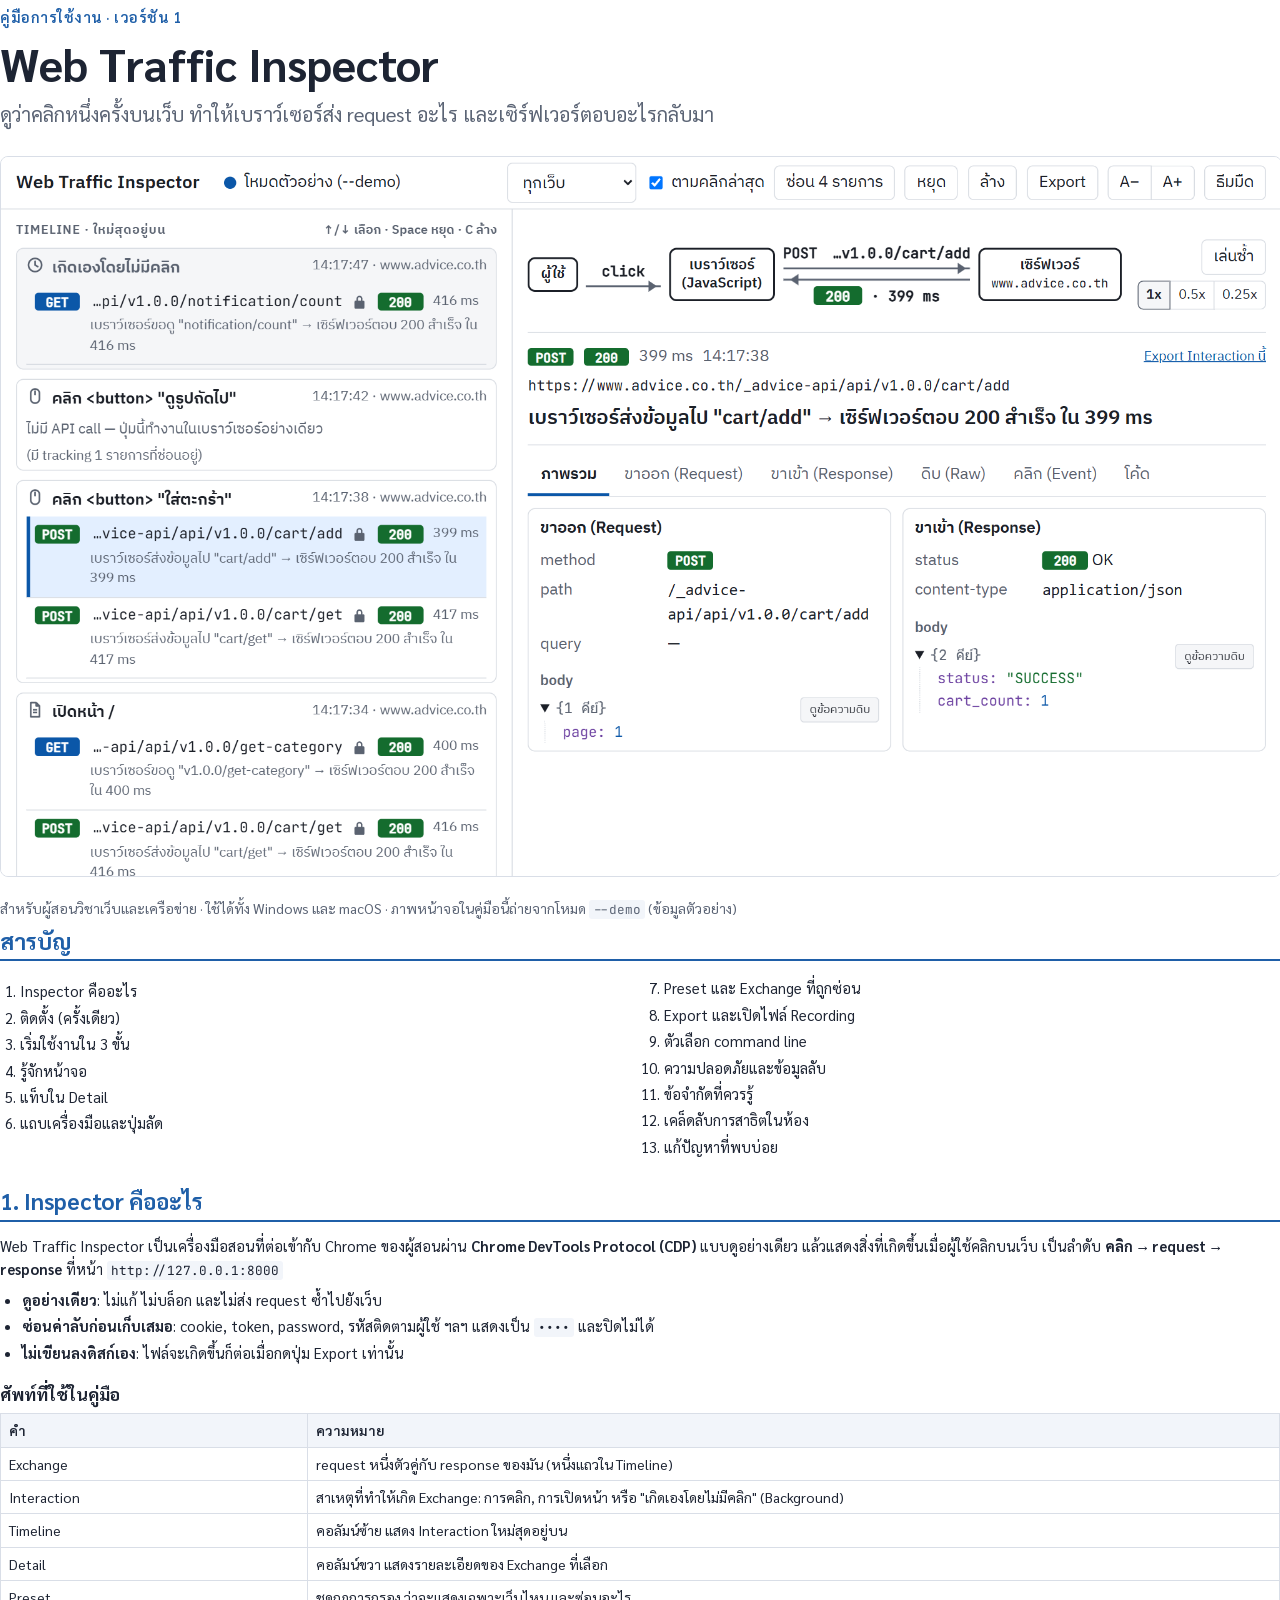
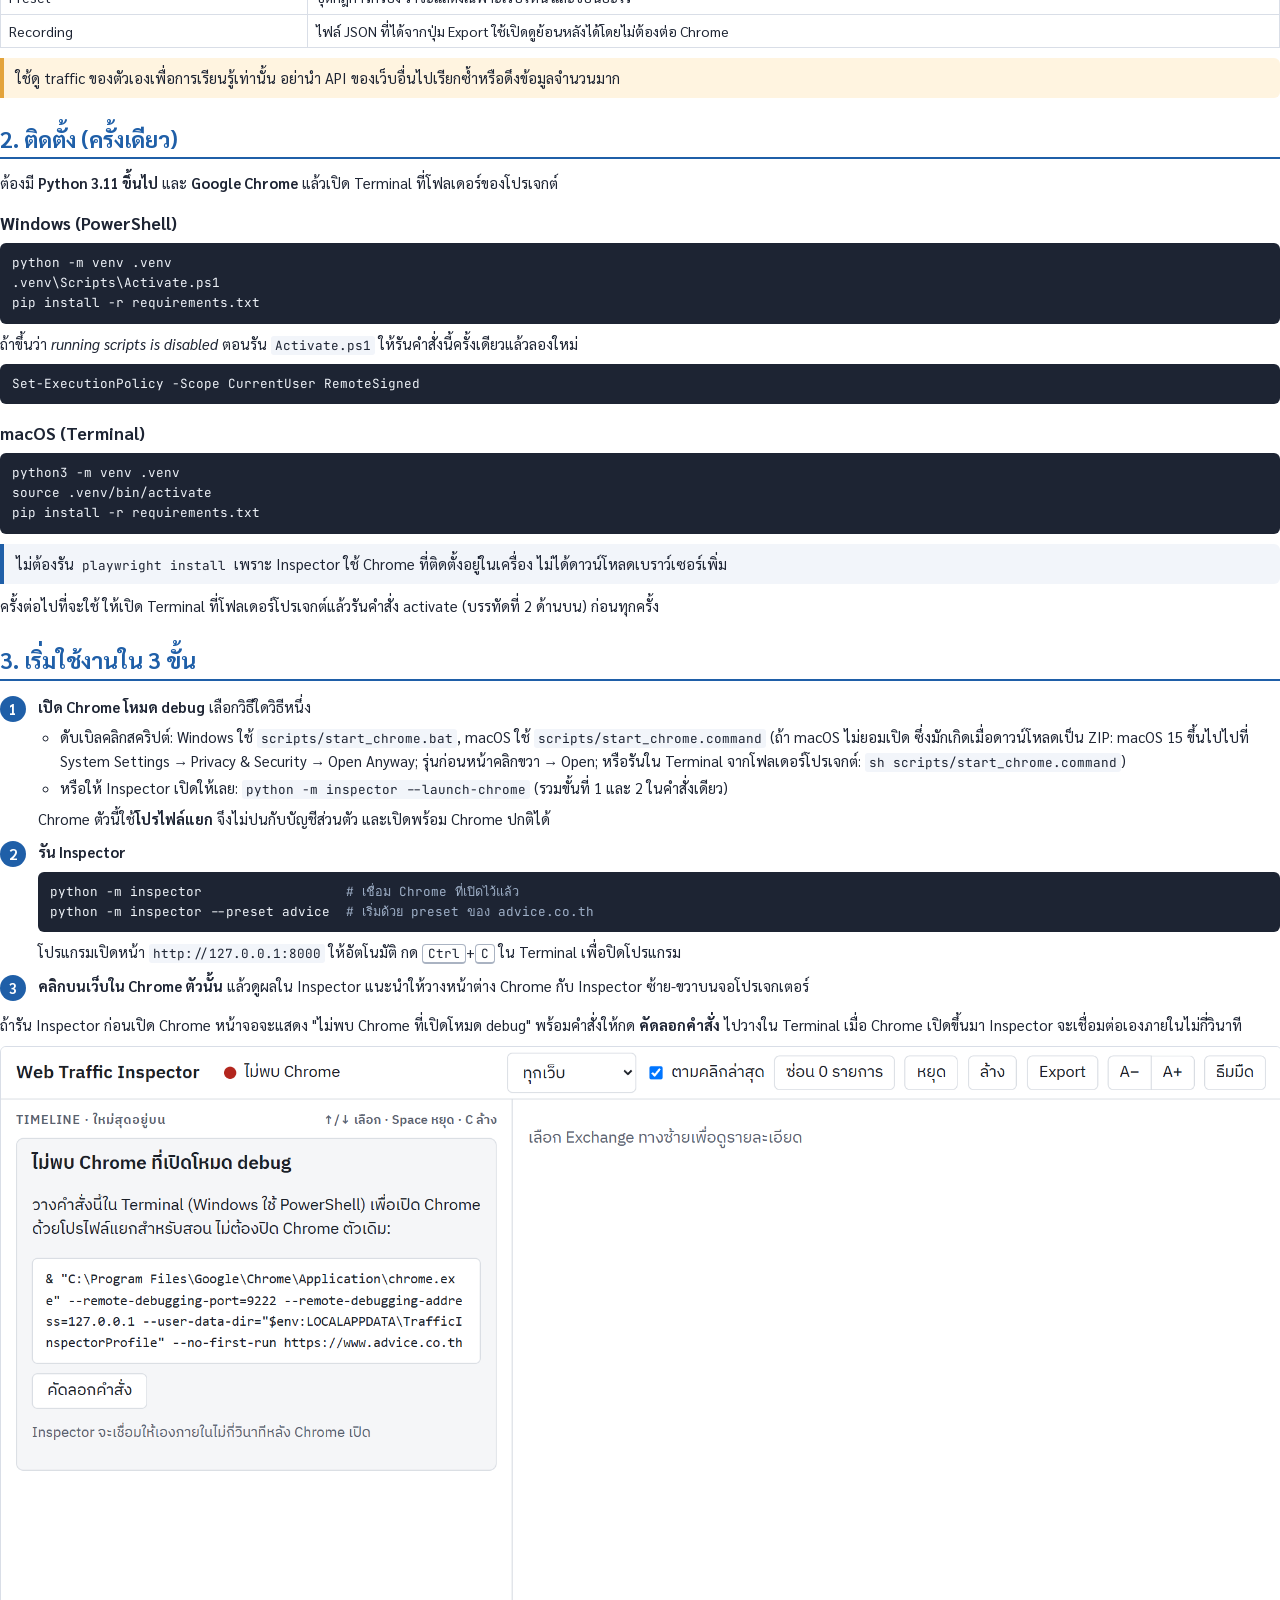
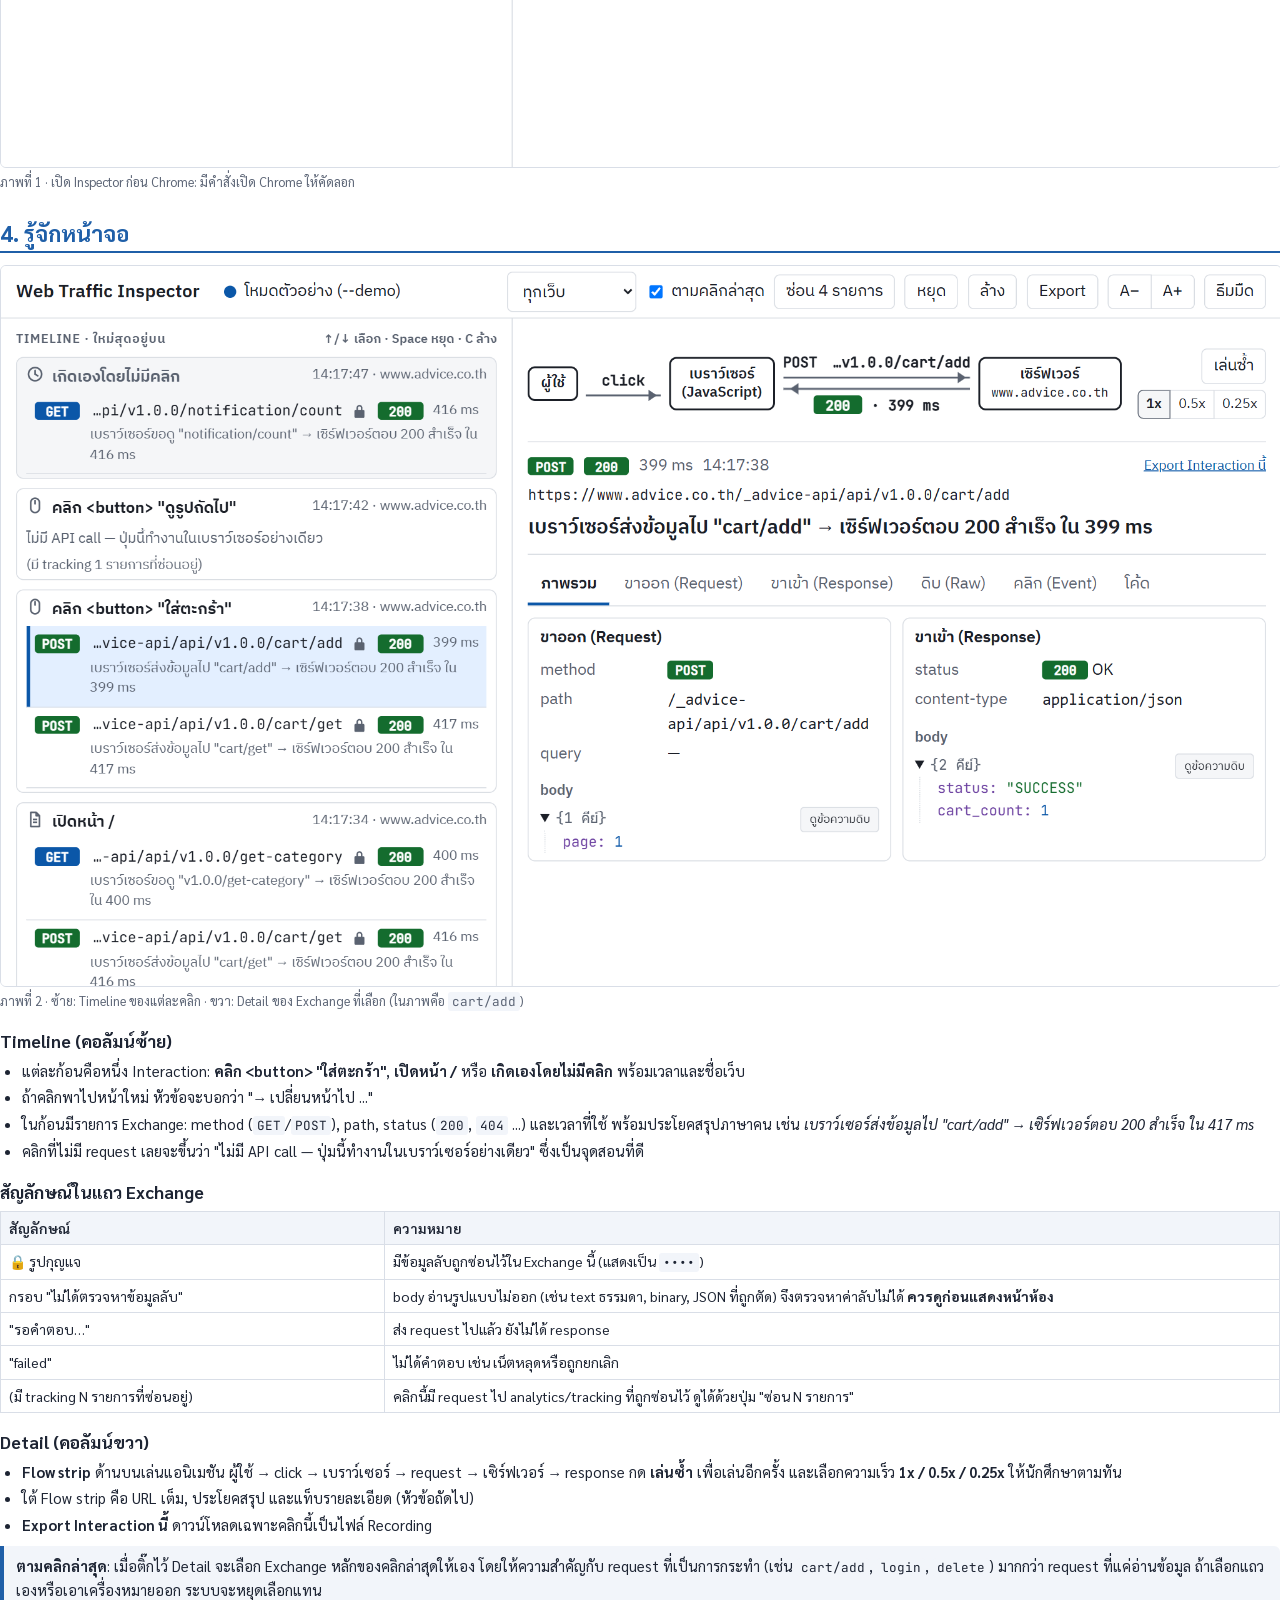
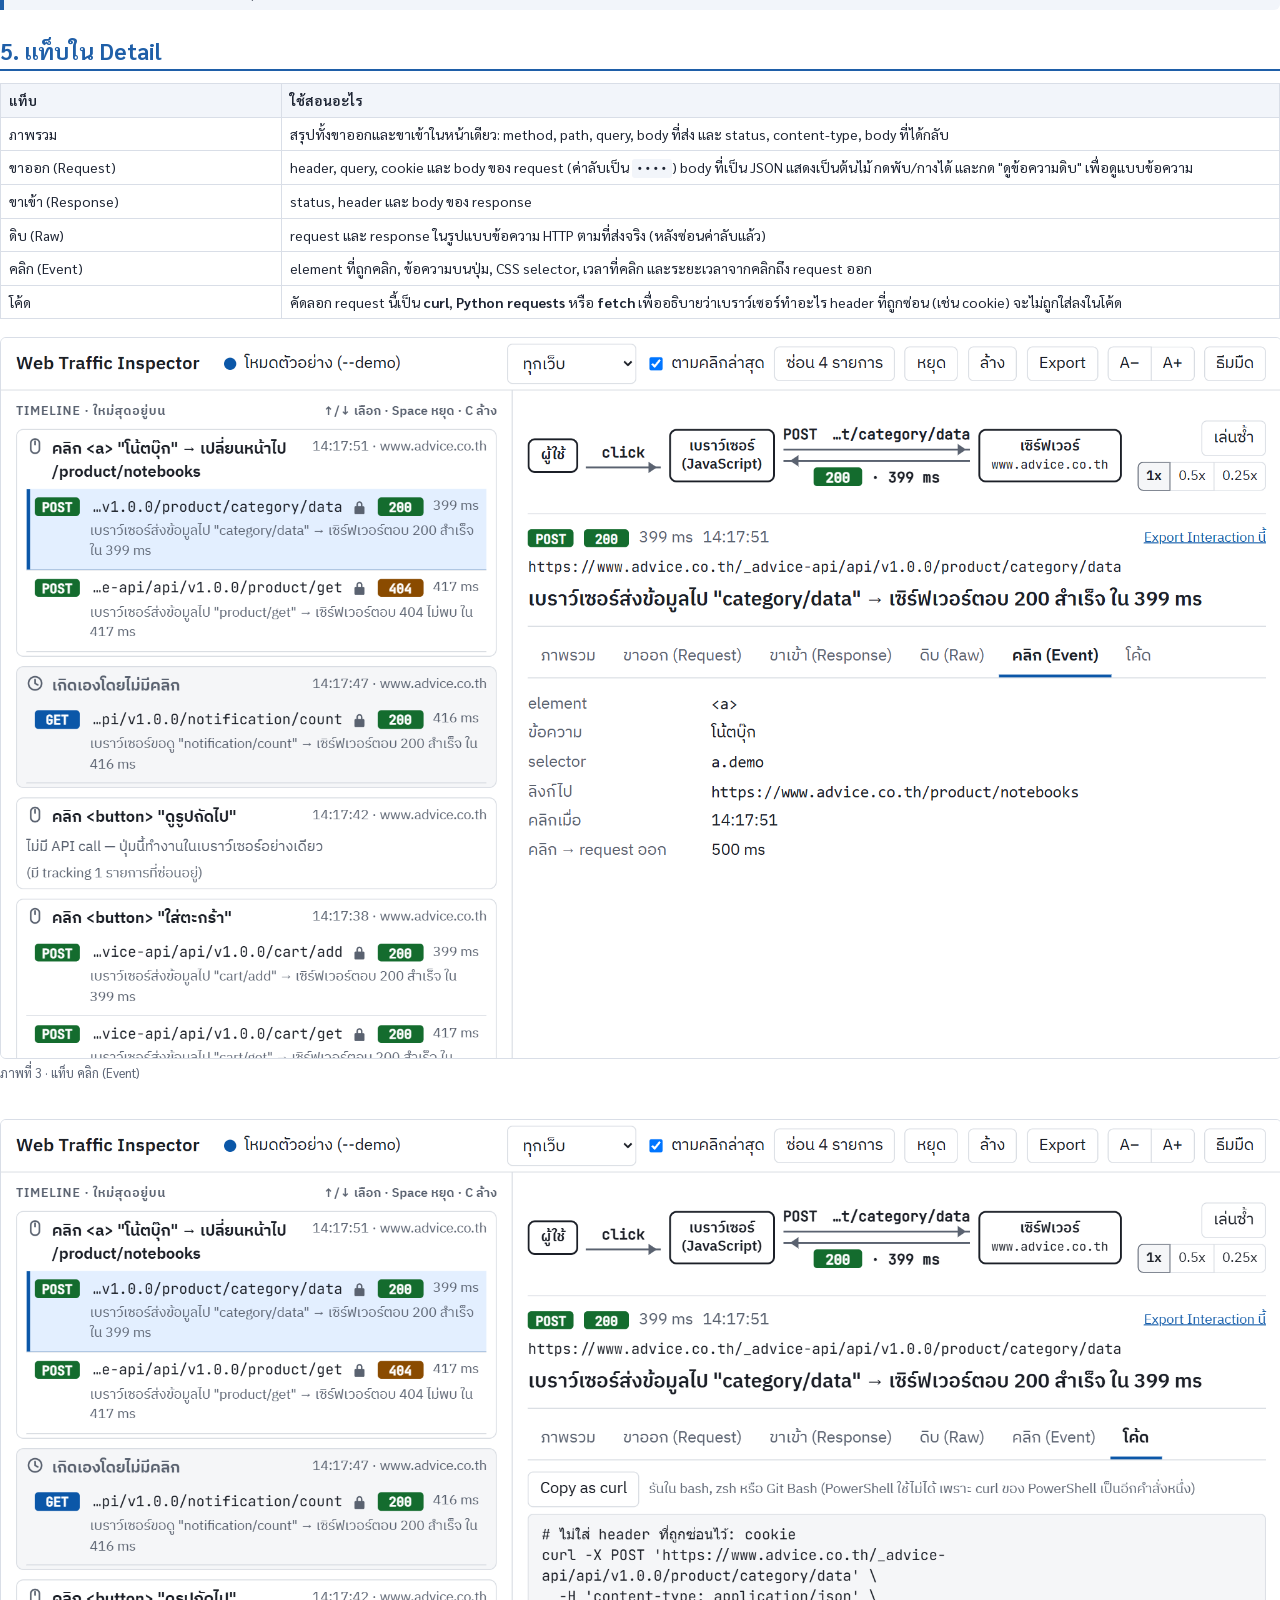
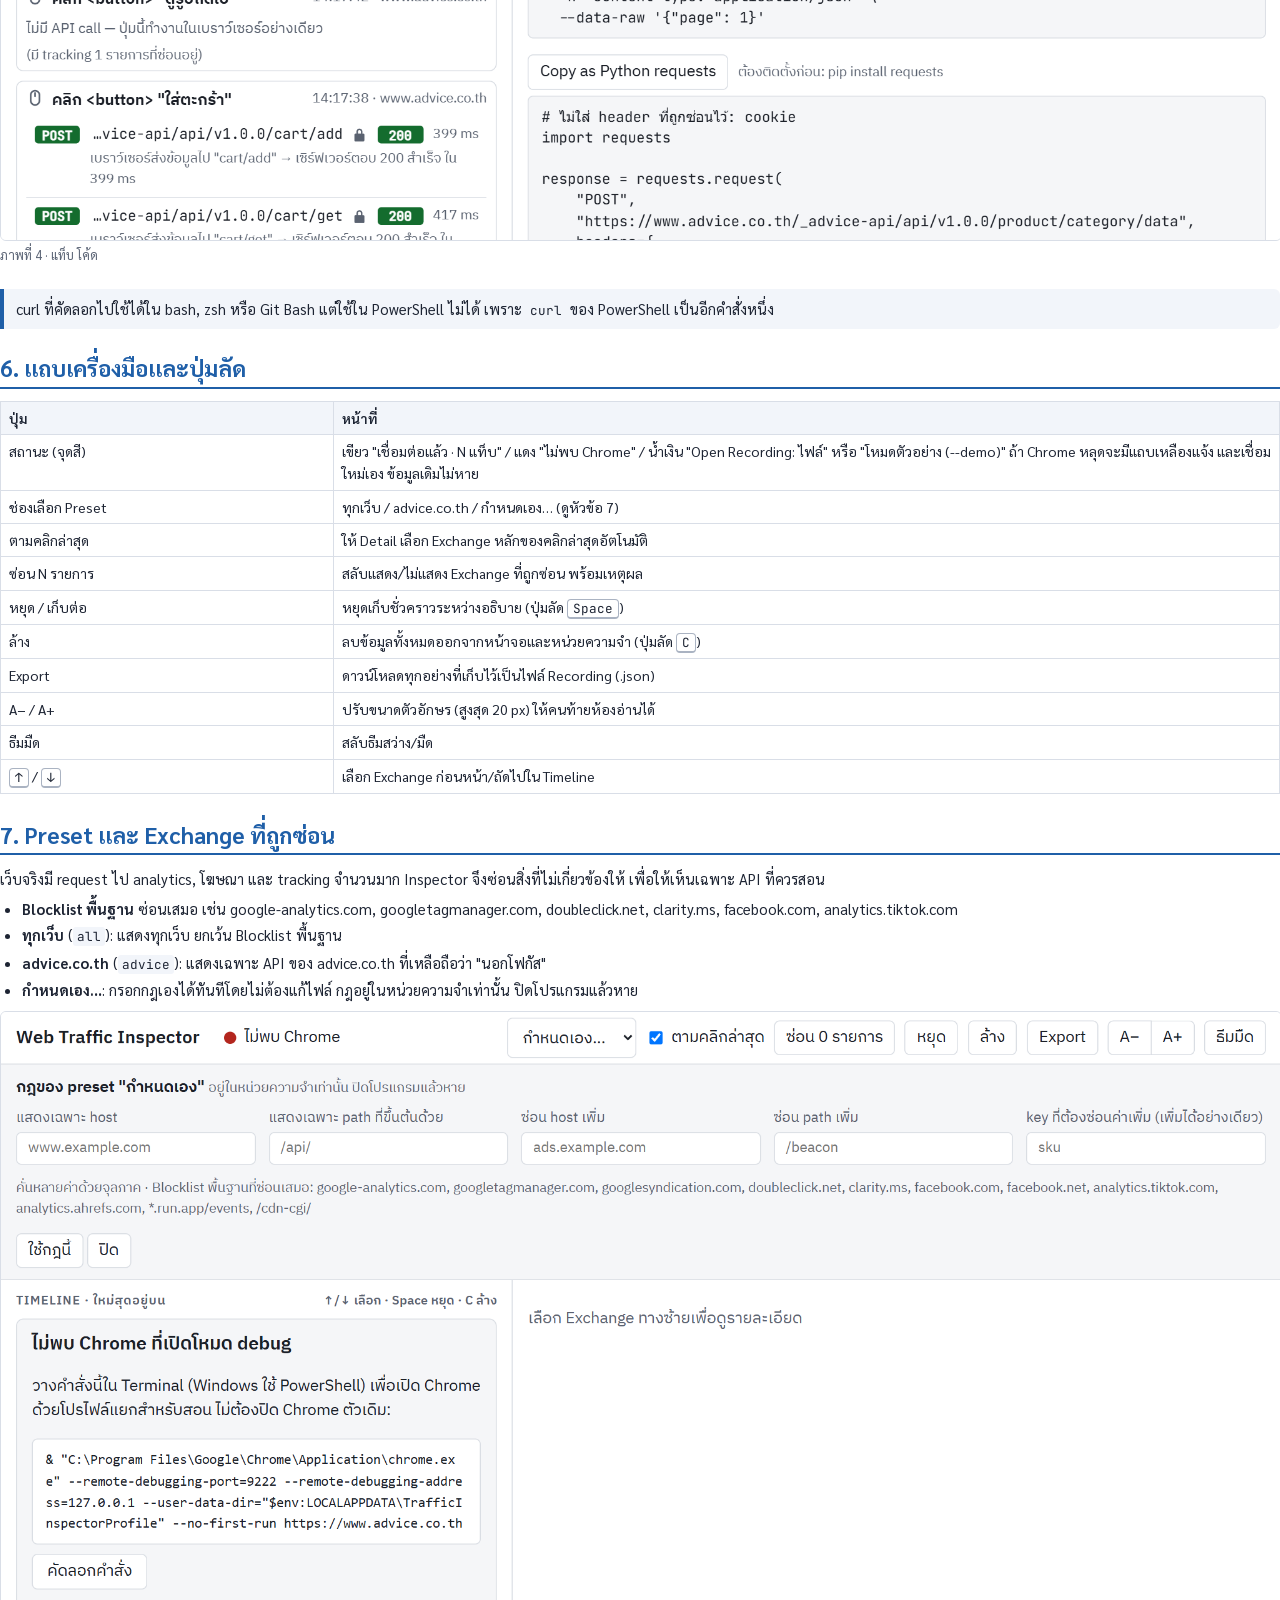
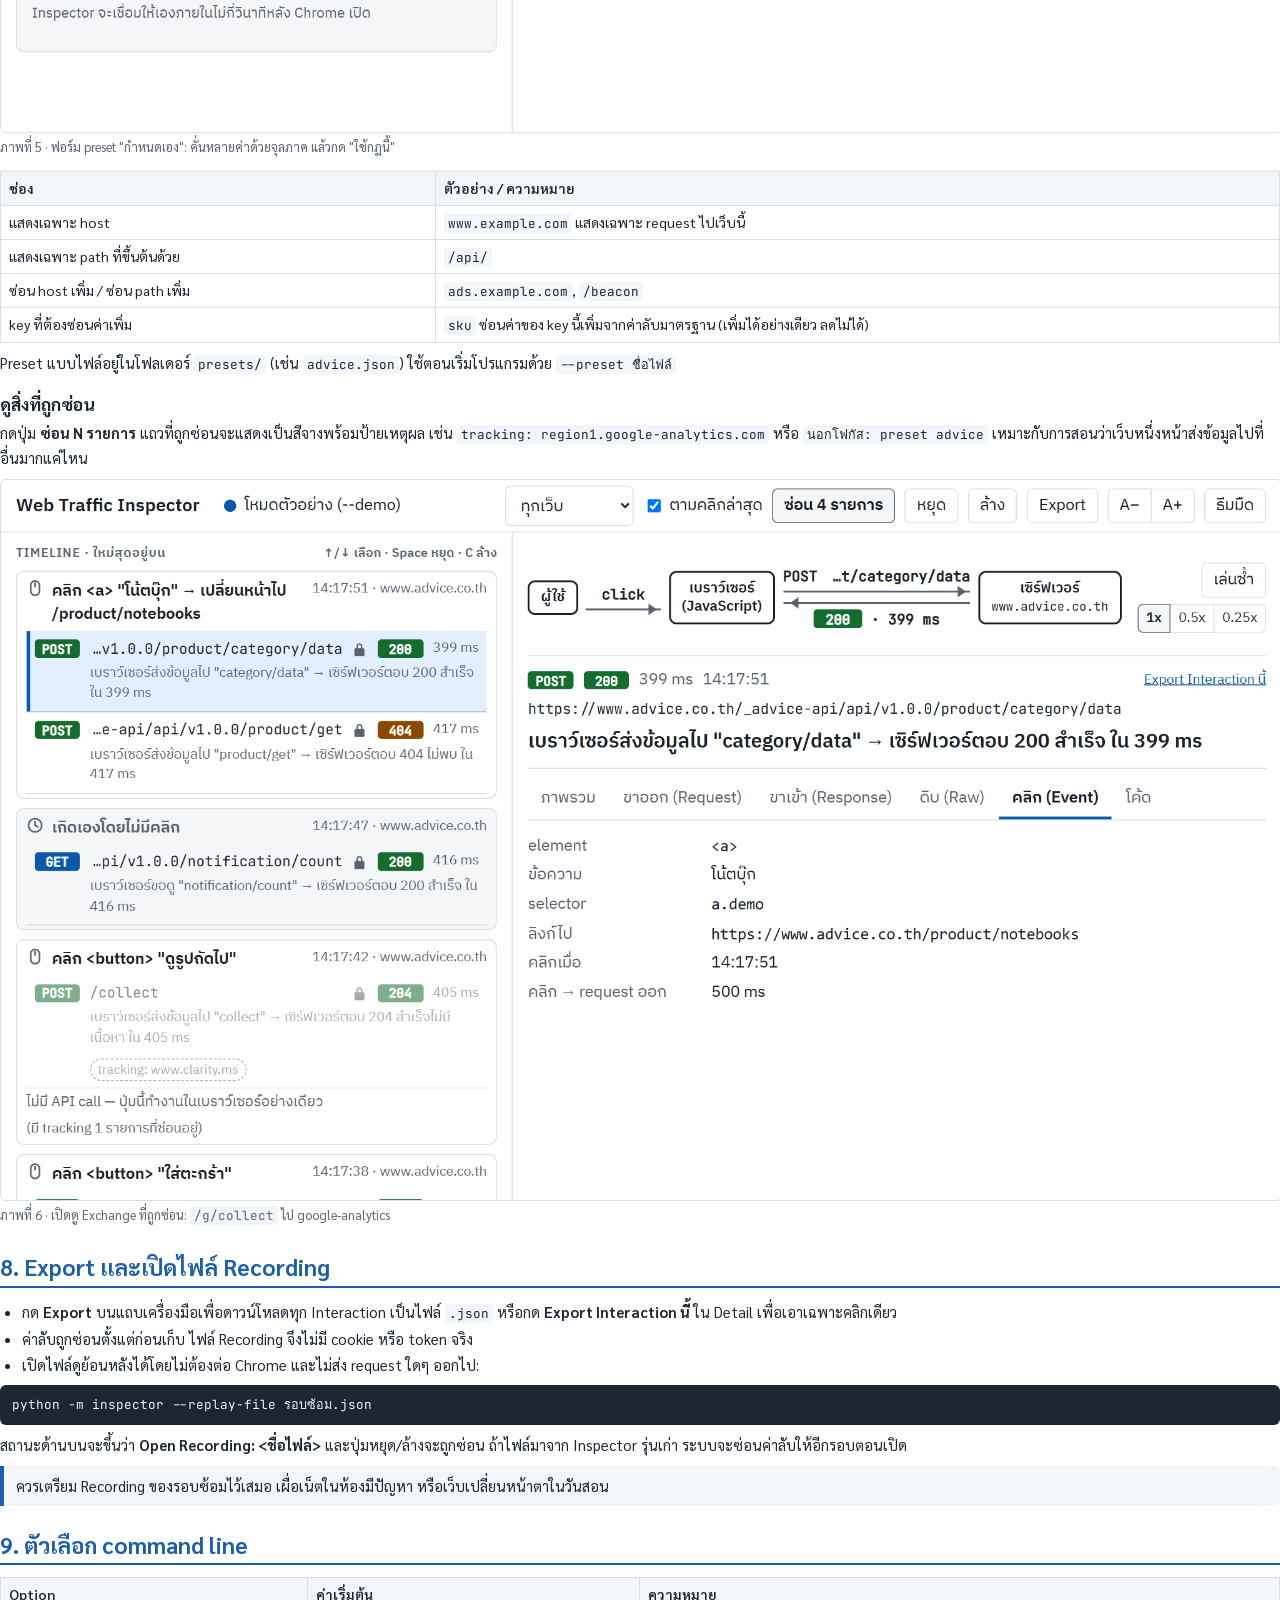
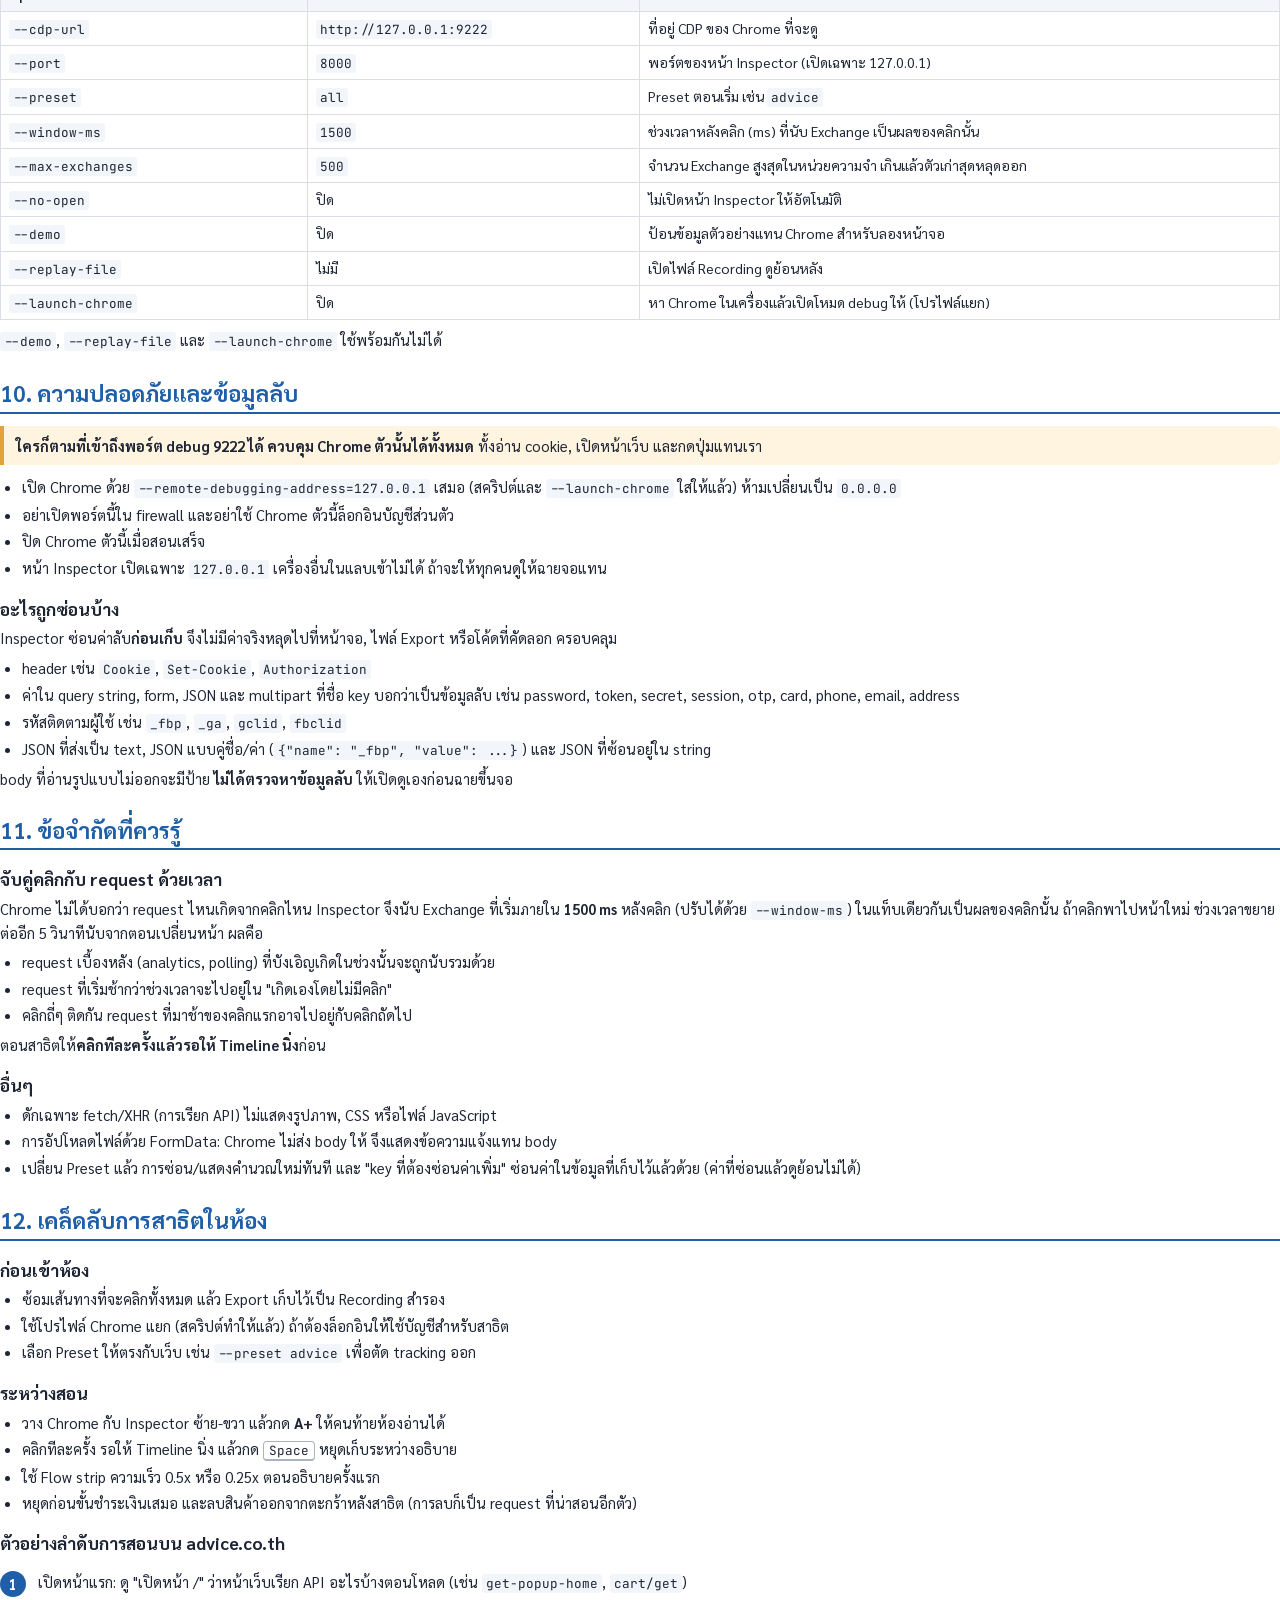
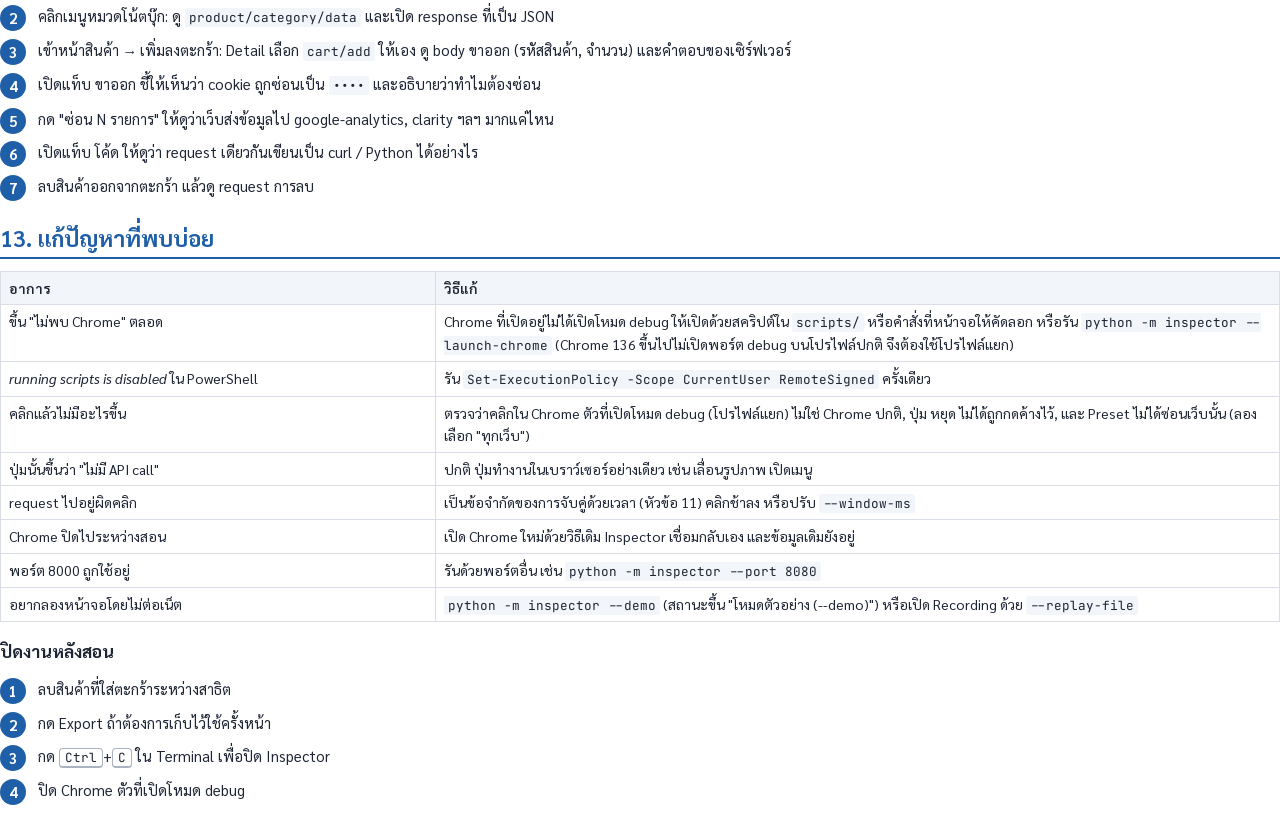
<file: docs/guide/guide.html>
<!doctype html>
<html lang="th">
<head>
<meta charset="utf-8">
<title>คู่มือการใช้งาน Web Traffic Inspector</title>
<link rel="stylesheet" href="https://fonts.googleapis.com/css2?family=Sarabun:wght@400;600;700&family=JetBrains+Mono:wght@400;600&display=swap">
<style>
  @page { size: A4; margin: 18mm 17mm 20mm; @bottom-center { content: counter(page); font: 10pt Sarabun, sans-serif; color: #888; } }
  @page :first { @bottom-center { content: none; } }
  :root { --ink: #1d2433; --muted: #5b6475; --line: #d9dee7; --accent: #1f5fa8; --soft: #f2f5fa; --warn: #fff4e0; --warn-line: #e3a33b; }
  body { font-family: Sarabun, "Leelawadee UI", Tahoma, sans-serif; font-size: 11pt; line-height: 1.6; color: var(--ink); margin: 0; }
  h1, h2, h3 { line-height: 1.3; }
  h2 { font-size: 17pt; color: var(--accent); border-bottom: 2px solid var(--accent); padding-bottom: 4px; margin: 0 0 12px; break-after: avoid; }
  h3 { font-size: 13pt; margin: 18px 0 6px; break-after: avoid; }
  section { margin-top: 26px; }
  section.newpage { break-before: page; margin-top: 0; }
  p { margin: 6px 0; orphans: 3; widows: 3; }
  h2 + p, h3 + p { break-before: avoid; }
  code, pre, kbd { font-family: "JetBrains Mono", Consolas, monospace; font-size: 9.5pt; }
  code { background: var(--soft); padding: 1px 4px; border-radius: 3px; }
  pre { background: #1d2433; color: #eef2f8; padding: 10px 12px; border-radius: 6px; white-space: pre-wrap; word-break: break-all; break-inside: avoid; margin: 8px 0; }
  pre .c { color: #9fb0c8; }
  kbd { border: 1px solid #aab3c2; border-bottom-width: 2px; border-radius: 4px; padding: 0 5px; background: #fff; }
  table { width: 100%; border-collapse: collapse; margin: 8px 0; font-size: 10.5pt; break-inside: auto; }
  th, td { border: 1px solid var(--line); padding: 5px 8px; text-align: left; vertical-align: top; }
  th { background: var(--soft); font-weight: 600; }
  tr { break-inside: avoid; }
  tr:first-child, tr:nth-child(2) { break-after: avoid; }
  figure { margin: 10px 0 14px; break-inside: avoid; }
  figure img { width: 100%; border: 1px solid var(--line); border-radius: 6px; display: block; }
  figcaption { font-size: 9.5pt; color: var(--muted); margin-top: 4px; }
  .note, .warn { border-left: 4px solid var(--accent); background: var(--soft); padding: 8px 12px; border-radius: 0 6px 6px 0; margin: 10px 0; break-inside: avoid; }
  .warn { border-color: var(--warn-line); background: var(--warn); }
  ol.steps { padding-left: 0; list-style: none; counter-reset: s; }
  ol.steps > li { counter-increment: s; position: relative; padding-left: 38px; margin: 10px 0; }
  ol.steps > li::before { content: counter(s); position: absolute; left: 0; top: 1px; width: 26px; height: 26px; border-radius: 50%; background: var(--accent); color: #fff; font-weight: 700; text-align: center; line-height: 26px; }
  ul { padding-left: 22px; margin: 6px 0; }
  li { margin: 3px 0; }
  .cover { height: 245mm; display: flex; flex-direction: column; justify-content: center; }
  .cover .kicker { color: var(--accent); font-weight: 600; letter-spacing: .5px; }
  .cover h1 { font-size: 34pt; margin: 6px 0 4px; }
  .cover .sub { font-size: 15pt; color: var(--muted); margin-bottom: 26px; }
  .cover img { width: 100%; border: 1px solid var(--line); border-radius: 8px; }
  .cover .meta { margin-top: 20px; color: var(--muted); font-size: 10.5pt; }
  .toc { columns: 2; column-gap: 28px; padding-left: 20px; }
  .toc li { break-inside: avoid; }
  .two { display: grid; grid-template-columns: 1fr 1fr; gap: 12px; }
</style>
</head>
<body>

<div class="cover">
  <div class="kicker">คู่มือการใช้งาน · เวอร์ชัน 1</div>
  <h1>Web Traffic Inspector</h1>
  <div class="sub">ดูว่าคลิกหนึ่งครั้งบนเว็บ ทำให้เบราว์เซอร์ส่ง request อะไร และเซิร์ฟเวอร์ตอบอะไรกลับมา</div>
  <img src="overview.png" alt="หน้าจอ Web Traffic Inspector">
  <div class="meta">สำหรับผู้สอนวิชาเว็บและเครือข่าย · ใช้ได้ทั้ง Windows และ macOS · ภาพหน้าจอในคู่มือนี้ถ่ายจากโหมด <code>--demo</code> (ข้อมูลตัวอย่าง)</div>
</div>

<section class="newpage">
  <h2>สารบัญ</h2>
  <ol class="toc">
    <li>Inspector คืออะไร</li>
    <li>ติดตั้ง (ครั้งเดียว)</li>
    <li>เริ่มใช้งานใน 3 ขั้น</li>
    <li>รู้จักหน้าจอ</li>
    <li>แท็บใน Detail</li>
    <li>แถบเครื่องมือและปุ่มลัด</li>
    <li>Preset และ Exchange ที่ถูกซ่อน</li>
    <li>Export และเปิดไฟล์ Recording</li>
    <li>ตัวเลือก command line</li>
    <li>ความปลอดภัยและข้อมูลลับ</li>
    <li>ข้อจำกัดที่ควรรู้</li>
    <li>เคล็ดลับการสาธิตในห้อง</li>
    <li>แก้ปัญหาที่พบบ่อย</li>
  </ol>

  <h2 style="margin-top:28px">1. Inspector คืออะไร</h2>
  <p>Web Traffic Inspector เป็นเครื่องมือสอนที่ต่อเข้ากับ Chrome ของผู้สอนผ่าน <b>Chrome DevTools Protocol (CDP)</b> แบบดูอย่างเดียว
  แล้วแสดงสิ่งที่เกิดขึ้นเมื่อผู้ใช้คลิกบนเว็บ เป็นลำดับ <b>คลิก → request → response</b> ที่หน้า <code>http://127.0.0.1:8000</code></p>
  <ul>
    <li><b>ดูอย่างเดียว</b>: ไม่แก้ ไม่บล็อก และไม่ส่ง request ซ้ำไปยังเว็บ</li>
    <li><b>ซ่อนค่าลับก่อนเก็บเสมอ</b>: cookie, token, password, รหัสติดตามผู้ใช้ ฯลฯ แสดงเป็น <code>••••</code> และปิดไม่ได้</li>
    <li><b>ไม่เขียนลงดิสก์เอง</b>: ไฟล์จะเกิดขึ้นก็ต่อเมื่อกดปุ่ม Export เท่านั้น</li>
  </ul>

  <h3>ศัพท์ที่ใช้ในคู่มือ</h3>
  <table>
    <tr><th style="width:24%">คำ</th><th>ความหมาย</th></tr>
    <tr><td>Exchange</td><td>request หนึ่งตัวคู่กับ response ของมัน (หนึ่งแถวใน Timeline)</td></tr>
    <tr><td>Interaction</td><td>สาเหตุที่ทำให้เกิด Exchange: การคลิก, การเปิดหน้า หรือ "เกิดเองโดยไม่มีคลิก" (Background)</td></tr>
    <tr><td>Timeline</td><td>คอลัมน์ซ้าย แสดง Interaction ใหม่สุดอยู่บน</td></tr>
    <tr><td>Detail</td><td>คอลัมน์ขวา แสดงรายละเอียดของ Exchange ที่เลือก</td></tr>
    <tr><td>Preset</td><td>ชุดกฎการกรอง ว่าจะแสดงเฉพาะเว็บไหน และซ่อนอะไร</td></tr>
    <tr><td>Recording</td><td>ไฟล์ JSON ที่ได้จากปุ่ม Export ใช้เปิดดูย้อนหลังได้โดยไม่ต้องต่อ Chrome</td></tr>
  </table>

  <div class="warn">ใช้ดู traffic ของตัวเองเพื่อการเรียนรู้เท่านั้น อย่านำ API ของเว็บอื่นไปเรียกซ้ำหรือดึงข้อมูลจำนวนมาก</div>
</section>

<section>
  <h2>2. ติดตั้ง (ครั้งเดียว)</h2>
  <p>ต้องมี <b>Python 3.11 ขึ้นไป</b> และ <b>Google Chrome</b> แล้วเปิด Terminal ที่โฟลเดอร์ของโปรเจกต์</p>

  <h3>Windows (PowerShell)</h3>
<pre>python -m venv .venv
.venv\Scripts\Activate.ps1
pip install -r requirements.txt</pre>
  <p>ถ้าขึ้นว่า <i>running scripts is disabled</i> ตอนรัน <code>Activate.ps1</code> ให้รันคำสั่งนี้ครั้งเดียวแล้วลองใหม่</p>
<pre>Set-ExecutionPolicy -Scope CurrentUser RemoteSigned</pre>

  <h3>macOS (Terminal)</h3>
<pre>python3 -m venv .venv
source .venv/bin/activate
pip install -r requirements.txt</pre>

  <div class="note">ไม่ต้องรัน <code>playwright install</code> เพราะ Inspector ใช้ Chrome ที่ติดตั้งอยู่ในเครื่อง ไม่ได้ดาวน์โหลดเบราว์เซอร์เพิ่ม</div>
  <p>ครั้งต่อไปที่จะใช้ ให้เปิด Terminal ที่โฟลเดอร์โปรเจกต์แล้วรันคำสั่ง activate (บรรทัดที่ 2 ด้านบน) ก่อนทุกครั้ง</p>

  <h2 style="margin-top:28px">3. เริ่มใช้งานใน 3 ขั้น</h2>
  <ol class="steps">
    <li><b>เปิด Chrome โหมด debug</b> เลือกวิธีใดวิธีหนึ่ง
      <ul>
        <li>ดับเบิลคลิกสคริปต์: Windows ใช้ <code>scripts/start_chrome.bat</code>, macOS ใช้ <code>scripts/start_chrome.command</code>
          (ถ้า macOS ไม่ยอมเปิด ซึ่งมักเกิดเมื่อดาวน์โหลดเป็น ZIP: macOS 15 ขึ้นไปไปที่ System Settings → Privacy &amp; Security → Open Anyway;
          รุ่นก่อนหน้าคลิกขวา → Open; หรือรันใน Terminal จากโฟลเดอร์โปรเจกต์: <code>sh scripts/start_chrome.command</code>)</li>
        <li>หรือให้ Inspector เปิดให้เลย: <code>python -m inspector --launch-chrome</code> (รวมขั้นที่ 1 และ 2 ในคำสั่งเดียว)</li>
      </ul>
      Chrome ตัวนี้ใช้<b>โปรไฟล์แยก</b> จึงไม่ปนกับบัญชีส่วนตัว และเปิดพร้อม Chrome ปกติได้
    </li>
    <li><b>รัน Inspector</b>
<pre>python -m inspector                  <span class="c"># เชื่อม Chrome ที่เปิดไว้แล้ว</span>
python -m inspector --preset advice  <span class="c"># เริ่มด้วย preset ของ advice.co.th</span></pre>
      โปรแกรมเปิดหน้า <code>http://127.0.0.1:8000</code> ให้อัตโนมัติ กด <kbd>Ctrl</kbd>+<kbd>C</kbd> ใน Terminal เพื่อปิดโปรแกรม
    </li>
    <li><b>คลิกบนเว็บใน Chrome ตัวนั้น</b> แล้วดูผลใน Inspector แนะนำให้วางหน้าต่าง Chrome กับ Inspector ซ้าย-ขวาบนจอโปรเจกเตอร์</li>
  </ol>

  <p>ถ้ารัน Inspector ก่อนเปิด Chrome หน้าจอจะแสดง "ไม่พบ Chrome ที่เปิดโหมด debug" พร้อมคำสั่งให้กด <b>คัดลอกคำสั่ง</b> ไปวางใน Terminal
  เมื่อ Chrome เปิดขึ้นมา Inspector จะเชื่อมต่อเองภายในไม่กี่วินาที</p>
  <figure><img src="nochrome.png" alt="หน้าจอเมื่อไม่พบ Chrome"><figcaption>ภาพที่ 1 · เปิด Inspector ก่อน Chrome: มีคำสั่งเปิด Chrome ให้คัดลอก</figcaption></figure>
</section>

<section>
  <h2>4. รู้จักหน้าจอ</h2>
  <figure><img src="overview.png" alt="หน้าจอหลัก"><figcaption>ภาพที่ 2 · ซ้าย: Timeline ของแต่ละคลิก · ขวา: Detail ของ Exchange ที่เลือก (ในภาพคือ <code>cart/add</code>)</figcaption></figure>

  <h3>Timeline (คอลัมน์ซ้าย)</h3>
  <ul>
    <li>แต่ละก้อนคือหนึ่ง Interaction: <b>คลิก &lt;button&gt; "ใส่ตะกร้า"</b>, <b>เปิดหน้า /</b> หรือ <b>เกิดเองโดยไม่มีคลิก</b> พร้อมเวลาและชื่อเว็บ</li>
    <li>ถ้าคลิกพาไปหน้าใหม่ หัวข้อจะบอกว่า "→ เปลี่ยนหน้าไป ..."</li>
    <li>ในก้อนมีรายการ Exchange: method (<code>GET</code>/<code>POST</code>), path, status (<code>200</code>, <code>404</code> ...) และเวลาที่ใช้ พร้อมประโยคสรุปภาษาคน เช่น
      <i>เบราว์เซอร์ส่งข้อมูลไป "cart/add" → เซิร์ฟเวอร์ตอบ 200 สำเร็จ ใน 417 ms</i></li>
    <li>คลิกที่ไม่มี request เลยจะขึ้นว่า "ไม่มี API call — ปุ่มนี้ทำงานในเบราว์เซอร์อย่างเดียว" ซึ่งเป็นจุดสอนที่ดี</li>
  </ul>

  <h3>สัญลักษณ์ในแถว Exchange</h3>
  <table>
    <tr><th style="width:30%">สัญลักษณ์</th><th>ความหมาย</th></tr>
    <tr><td>🔒 รูปกุญแจ</td><td>มีข้อมูลลับถูกซ่อนไว้ใน Exchange นี้ (แสดงเป็น <code>••••</code>)</td></tr>
    <tr><td>กรอบ "ไม่ได้ตรวจหาข้อมูลลับ"</td><td>body อ่านรูปแบบไม่ออก (เช่น text ธรรมดา, binary, JSON ที่ถูกตัด) จึงตรวจหาค่าลับไม่ได้ <b>ควรดูก่อนแสดงหน้าห้อง</b></td></tr>
    <tr><td>"รอคำตอบ…"</td><td>ส่ง request ไปแล้ว ยังไม่ได้ response</td></tr>
    <tr><td>"failed"</td><td>ไม่ได้คำตอบ เช่น เน็ตหลุดหรือถูกยกเลิก</td></tr>
    <tr><td>(มี tracking N รายการที่ซ่อนอยู่)</td><td>คลิกนี้มี request ไป analytics/tracking ที่ถูกซ่อนไว้ ดูได้ด้วยปุ่ม "ซ่อน N รายการ"</td></tr>
  </table>

  <h3>Detail (คอลัมน์ขวา)</h3>
  <ul>
    <li><b>Flow strip</b> ด้านบนเล่นแอนิเมชัน ผู้ใช้ → click → เบราว์เซอร์ → request → เซิร์ฟเวอร์ → response กด <b>เล่นซ้ำ</b> เพื่อเล่นอีกครั้ง และเลือกความเร็ว <b>1x / 0.5x / 0.25x</b> ให้นักศึกษาตามทัน</li>
    <li>ใต้ Flow strip คือ URL เต็ม, ประโยคสรุป และแท็บรายละเอียด (หัวข้อถัดไป)</li>
    <li><b>Export Interaction นี้</b> ดาวน์โหลดเฉพาะคลิกนี้เป็นไฟล์ Recording</li>
  </ul>
  <div class="note"><b>ตามคลิกล่าสุด</b>: เมื่อติ๊กไว้ Detail จะเลือก Exchange หลักของคลิกล่าสุดให้เอง โดยให้ความสำคัญกับ request ที่เป็นการกระทำ
  (เช่น <code>cart/add</code>, <code>login</code>, <code>delete</code>) มากกว่า request ที่แค่อ่านข้อมูล ถ้าเลือกแถวเองหรือเอาเครื่องหมายออก ระบบจะหยุดเลือกแทน</div>
</section>

<section>
  <h2>5. แท็บใน Detail</h2>
  <table>
    <tr><th style="width:22%">แท็บ</th><th>ใช้สอนอะไร</th></tr>
    <tr><td>ภาพรวม</td><td>สรุปทั้งขาออกและขาเข้าในหน้าเดียว: method, path, query, body ที่ส่ง และ status, content-type, body ที่ได้กลับ</td></tr>
    <tr><td>ขาออก (Request)</td><td>header, query, cookie และ body ของ request (ค่าลับเป็น <code>••••</code>) body ที่เป็น JSON แสดงเป็นต้นไม้ กดพับ/กางได้ และกด "ดูข้อความดิบ" เพื่อดูแบบข้อความ</td></tr>
    <tr><td>ขาเข้า (Response)</td><td>status, header และ body ของ response</td></tr>
    <tr><td>ดิบ (Raw)</td><td>request และ response ในรูปแบบข้อความ HTTP ตามที่ส่งจริง (หลังซ่อนค่าลับแล้ว)</td></tr>
    <tr><td>คลิก (Event)</td><td>element ที่ถูกคลิก, ข้อความบนปุ่ม, CSS selector, เวลาที่คลิก และระยะเวลาจากคลิกถึง request ออก</td></tr>
    <tr><td>โค้ด</td><td>คัดลอก request นี้เป็น <b>curl</b>, <b>Python requests</b> หรือ <b>fetch</b> เพื่ออธิบายว่าเบราว์เซอร์ทำอะไร header ที่ถูกซ่อน (เช่น cookie) จะไม่ถูกใส่ลงในโค้ด</td></tr>
  </table>
  <div class="two" style="grid-template-columns:1fr">
    <figure><img src="event.png" alt="แท็บคลิก"><figcaption>ภาพที่ 3 · แท็บ คลิก (Event)</figcaption></figure>
    <figure><img src="code.png" alt="แท็บโค้ด"><figcaption>ภาพที่ 4 · แท็บ โค้ด</figcaption></figure>
  </div>
  <div class="note">curl ที่คัดลอกไปใช้ได้ใน bash, zsh หรือ Git Bash แต่ใช้ใน PowerShell ไม่ได้ เพราะ <code>curl</code> ของ PowerShell เป็นอีกคำสั่งหนึ่ง</div>

  <h2 style="margin-top:24px">6. แถบเครื่องมือและปุ่มลัด</h2>
  <table>
    <tr><th style="width:26%">ปุ่ม</th><th>หน้าที่</th></tr>
    <tr><td>สถานะ (จุดสี)</td><td>เขียว "เชื่อมต่อแล้ว · N แท็บ" / แดง "ไม่พบ Chrome" / น้ำเงิน "Open Recording: ไฟล์" หรือ "โหมดตัวอย่าง (--demo)" ถ้า Chrome หลุดจะมีแถบเหลืองแจ้ง และเชื่อมใหม่เอง ข้อมูลเดิมไม่หาย</td></tr>
    <tr><td>ช่องเลือก Preset</td><td>ทุกเว็บ / advice.co.th / กำหนดเอง… (ดูหัวข้อ 7)</td></tr>
    <tr><td>ตามคลิกล่าสุด</td><td>ให้ Detail เลือก Exchange หลักของคลิกล่าสุดอัตโนมัติ</td></tr>
    <tr><td>ซ่อน N รายการ</td><td>สลับแสดง/ไม่แสดง Exchange ที่ถูกซ่อน พร้อมเหตุผล</td></tr>
    <tr><td>หยุด / เก็บต่อ</td><td>หยุดเก็บชั่วคราวระหว่างอธิบาย (ปุ่มลัด <kbd>Space</kbd>)</td></tr>
    <tr><td>ล้าง</td><td>ลบข้อมูลทั้งหมดออกจากหน้าจอและหน่วยความจำ (ปุ่มลัด <kbd>C</kbd>)</td></tr>
    <tr><td>Export</td><td>ดาวน์โหลดทุกอย่างที่เก็บไว้เป็นไฟล์ Recording (.json)</td></tr>
    <tr><td>A− / A+</td><td>ปรับขนาดตัวอักษร (สูงสุด 20 px) ให้คนท้ายห้องอ่านได้</td></tr>
    <tr><td>ธีมมืด</td><td>สลับธีมสว่าง/มืด</td></tr>
    <tr><td><kbd>↑</kbd> / <kbd>↓</kbd></td><td>เลือก Exchange ก่อนหน้า/ถัดไปใน Timeline</td></tr>
  </table>
</section>

<section>
  <h2>7. Preset และ Exchange ที่ถูกซ่อน</h2>
  <p>เว็บจริงมี request ไป analytics, โฆษณา และ tracking จำนวนมาก Inspector จึงซ่อนสิ่งที่ไม่เกี่ยวข้องให้ เพื่อให้เห็นเฉพาะ API ที่ควรสอน</p>
  <ul>
    <li><b>Blocklist พื้นฐาน</b> ซ่อนเสมอ เช่น google-analytics.com, googletagmanager.com, doubleclick.net, clarity.ms, facebook.com, analytics.tiktok.com</li>
    <li><b>ทุกเว็บ</b> (<code>all</code>): แสดงทุกเว็บ ยกเว้น Blocklist พื้นฐาน</li>
    <li><b>advice.co.th</b> (<code>advice</code>): แสดงเฉพาะ API ของ advice.co.th ที่เหลือถือว่า "นอกโฟกัส"</li>
    <li><b>กำหนดเอง…</b>: กรอกกฎเองได้ทันทีโดยไม่ต้องแก้ไฟล์ กฎอยู่ในหน่วยความจำเท่านั้น ปิดโปรแกรมแล้วหาย</li>
  </ul>
  <figure><img src="custom.png" alt="ฟอร์ม preset กำหนดเอง"><figcaption>ภาพที่ 5 · ฟอร์ม preset "กำหนดเอง": คั่นหลายค่าด้วยจุลภาค แล้วกด "ใช้กฎนี้"</figcaption></figure>
  <table>
    <tr><th style="width:34%">ช่อง</th><th>ตัวอย่าง / ความหมาย</th></tr>
    <tr><td>แสดงเฉพาะ host</td><td><code>www.example.com</code> แสดงเฉพาะ request ไปเว็บนี้</td></tr>
    <tr><td>แสดงเฉพาะ path ที่ขึ้นต้นด้วย</td><td><code>/api/</code></td></tr>
    <tr><td>ซ่อน host เพิ่ม / ซ่อน path เพิ่ม</td><td><code>ads.example.com</code>, <code>/beacon</code></td></tr>
    <tr><td>key ที่ต้องซ่อนค่าเพิ่ม</td><td><code>sku</code> ซ่อนค่าของ key นี้เพิ่มจากค่าลับมาตรฐาน (เพิ่มได้อย่างเดียว ลดไม่ได้)</td></tr>
  </table>
  <p>Preset แบบไฟล์อยู่ในโฟลเดอร์ <code>presets/</code> (เช่น <code>advice.json</code>) ใช้ตอนเริ่มโปรแกรมด้วย <code>--preset ชื่อไฟล์</code></p>

  <h3>ดูสิ่งที่ถูกซ่อน</h3>
  <p>กดปุ่ม <b>ซ่อน N รายการ</b> แถวที่ถูกซ่อนจะแสดงเป็นสีจางพร้อมป้ายเหตุผล เช่น <code>tracking: region1.google-analytics.com</code> หรือ <code>นอกโฟกัส: preset advice</code>
  เหมาะกับการสอนว่าเว็บหนึ่งหน้าส่งข้อมูลไปที่อื่นมากแค่ไหน</p>
  <figure><img src="hidden.png" alt="แสดงรายการที่ถูกซ่อน"><figcaption>ภาพที่ 6 · เปิดดู Exchange ที่ถูกซ่อน: <code>/g/collect</code> ไป google-analytics</figcaption></figure>
</section>

<section>
  <h2>8. Export และเปิดไฟล์ Recording</h2>
  <ul>
    <li>กด <b>Export</b> บนแถบเครื่องมือเพื่อดาวน์โหลดทุก Interaction เป็นไฟล์ <code>.json</code> หรือกด <b>Export Interaction นี้</b> ใน Detail เพื่อเอาเฉพาะคลิกเดียว</li>
    <li>ค่าลับถูกซ่อนตั้งแต่ก่อนเก็บ ไฟล์ Recording จึงไม่มี cookie หรือ token จริง</li>
    <li>เปิดไฟล์ดูย้อนหลังได้โดยไม่ต้องต่อ Chrome และไม่ส่ง request ใดๆ ออกไป:</li>
  </ul>
<pre>python -m inspector --replay-file รอบซ้อม.json</pre>
  <p>สถานะด้านบนจะขึ้นว่า <b>Open Recording: &lt;ชื่อไฟล์&gt;</b> และปุ่มหยุด/ล้างจะถูกซ่อน ถ้าไฟล์มาจาก Inspector รุ่นเก่า ระบบจะซ่อนค่าลับให้อีกรอบตอนเปิด</p>
  <div class="note">ควรเตรียม Recording ของรอบซ้อมไว้เสมอ เผื่อเน็ตในห้องมีปัญหา หรือเว็บเปลี่ยนหน้าตาในวันสอน</div>

  <h2 style="margin-top:24px">9. ตัวเลือก command line</h2>
  <table>
    <tr><th style="width:24%">Option</th><th style="width:26%">ค่าเริ่มต้น</th><th>ความหมาย</th></tr>
    <tr><td><code>--cdp-url</code></td><td><code>http://127.0.0.1:9222</code></td><td>ที่อยู่ CDP ของ Chrome ที่จะดู</td></tr>
    <tr><td><code>--port</code></td><td><code>8000</code></td><td>พอร์ตของหน้า Inspector (เปิดเฉพาะ 127.0.0.1)</td></tr>
    <tr><td><code>--preset</code></td><td><code>all</code></td><td>Preset ตอนเริ่ม เช่น <code>advice</code></td></tr>
    <tr><td><code>--window-ms</code></td><td><code>1500</code></td><td>ช่วงเวลาหลังคลิก (ms) ที่นับ Exchange เป็นผลของคลิกนั้น</td></tr>
    <tr><td><code>--max-exchanges</code></td><td><code>500</code></td><td>จำนวน Exchange สูงสุดในหน่วยความจำ เกินแล้วตัวเก่าสุดหลุดออก</td></tr>
    <tr><td><code>--no-open</code></td><td>ปิด</td><td>ไม่เปิดหน้า Inspector ให้อัตโนมัติ</td></tr>
    <tr><td><code>--demo</code></td><td>ปิด</td><td>ป้อนข้อมูลตัวอย่างแทน Chrome สำหรับลองหน้าจอ</td></tr>
    <tr><td><code>--replay-file</code></td><td>ไม่มี</td><td>เปิดไฟล์ Recording ดูย้อนหลัง</td></tr>
    <tr><td><code>--launch-chrome</code></td><td>ปิด</td><td>หา Chrome ในเครื่องแล้วเปิดโหมด debug ให้ (โปรไฟล์แยก)</td></tr>
  </table>
  <p><code>--demo</code>, <code>--replay-file</code> และ <code>--launch-chrome</code> ใช้พร้อมกันไม่ได้</p>
</section>

<section>
  <h2>10. ความปลอดภัยและข้อมูลลับ</h2>
  <div class="warn"><b>ใครก็ตามที่เข้าถึงพอร์ต debug 9222 ได้ ควบคุม Chrome ตัวนั้นได้ทั้งหมด</b> ทั้งอ่าน cookie, เปิดหน้าเว็บ และกดปุ่มแทนเรา</div>
  <ul>
    <li>เปิด Chrome ด้วย <code>--remote-debugging-address=127.0.0.1</code> เสมอ (สคริปต์และ <code>--launch-chrome</code> ใส่ให้แล้ว) ห้ามเปลี่ยนเป็น <code>0.0.0.0</code></li>
    <li>อย่าเปิดพอร์ตนี้ใน firewall และอย่าใช้ Chrome ตัวนี้ล็อกอินบัญชีส่วนตัว</li>
    <li>ปิด Chrome ตัวนี้เมื่อสอนเสร็จ</li>
    <li>หน้า Inspector เปิดเฉพาะ <code>127.0.0.1</code> เครื่องอื่นในแลบเข้าไม่ได้ ถ้าจะให้ทุกคนดูให้ฉายจอแทน</li>
  </ul>

  <h3>อะไรถูกซ่อนบ้าง</h3>
  <p>Inspector ซ่อนค่าลับ<b>ก่อนเก็บ</b> จึงไม่มีค่าจริงหลุดไปที่หน้าจอ, ไฟล์ Export หรือโค้ดที่คัดลอก ครอบคลุม</p>
  <ul>
    <li>header เช่น <code>Cookie</code>, <code>Set-Cookie</code>, <code>Authorization</code></li>
    <li>ค่าใน query string, form, JSON และ multipart ที่ชื่อ key บอกว่าเป็นข้อมูลลับ เช่น password, token, secret, session, otp, card, phone, email, address</li>
    <li>รหัสติดตามผู้ใช้ เช่น <code>_fbp</code>, <code>_ga</code>, <code>gclid</code>, <code>fbclid</code></li>
    <li>JSON ที่ส่งเป็น text, JSON แบบคู่ชื่อ/ค่า (<code>{"name": "_fbp", "value": ...}</code>) และ JSON ที่ซ้อนอยู่ใน string</li>
  </ul>
  <p>body ที่อ่านรูปแบบไม่ออกจะมีป้าย <b>ไม่ได้ตรวจหาข้อมูลลับ</b> ให้เปิดดูเองก่อนฉายขึ้นจอ</p>

  <h2 style="margin-top:24px">11. ข้อจำกัดที่ควรรู้</h2>
  <h3>จับคู่คลิกกับ request ด้วยเวลา</h3>
  <p>Chrome ไม่ได้บอกว่า request ไหนเกิดจากคลิกไหน Inspector จึงนับ Exchange ที่เริ่มภายใน <b>1500 ms</b> หลังคลิก (ปรับได้ด้วย <code>--window-ms</code>) ในแท็บเดียวกันเป็นผลของคลิกนั้น
  ถ้าคลิกพาไปหน้าใหม่ ช่วงเวลาขยายต่ออีก 5 วินาทีนับจากตอนเปลี่ยนหน้า ผลคือ</p>
  <ul>
    <li>request เบื้องหลัง (analytics, polling) ที่บังเอิญเกิดในช่วงนั้นจะถูกนับรวมด้วย</li>
    <li>request ที่เริ่มช้ากว่าช่วงเวลาจะไปอยู่ใน "เกิดเองโดยไม่มีคลิก"</li>
    <li>คลิกถี่ๆ ติดกัน request ที่มาช้าของคลิกแรกอาจไปอยู่กับคลิกถัดไป</li>
  </ul>
  <p>ตอนสาธิตให้<b>คลิกทีละครั้งแล้วรอให้ Timeline นิ่ง</b>ก่อน</p>
  <h3>อื่นๆ</h3>
  <ul>
    <li>ดักเฉพาะ fetch/XHR (การเรียก API) ไม่แสดงรูปภาพ, CSS หรือไฟล์ JavaScript</li>
    <li>การอัปโหลดไฟล์ด้วย FormData: Chrome ไม่ส่ง body ให้ จึงแสดงข้อความแจ้งแทน body</li>
    <li>เปลี่ยน Preset แล้ว การซ่อน/แสดงคำนวณใหม่ทันที และ "key ที่ต้องซ่อนค่าเพิ่ม" ซ่อนค่าในข้อมูลที่เก็บไว้แล้วด้วย (ค่าที่ซ่อนแล้วดูย้อนไม่ได้)</li>
  </ul>
</section>

<section>
  <h2>12. เคล็ดลับการสาธิตในห้อง</h2>
  <h3>ก่อนเข้าห้อง</h3>
  <ul>
    <li>ซ้อมเส้นทางที่จะคลิกทั้งหมด แล้ว Export เก็บไว้เป็น Recording สำรอง</li>
    <li>ใช้โปรไฟล์ Chrome แยก (สคริปต์ทำให้แล้ว) ถ้าต้องล็อกอินให้ใช้บัญชีสำหรับสาธิต</li>
    <li>เลือก Preset ให้ตรงกับเว็บ เช่น <code>--preset advice</code> เพื่อตัด tracking ออก</li>
  </ul>
  <h3>ระหว่างสอน</h3>
  <ul>
    <li>วาง Chrome กับ Inspector ซ้าย-ขวา แล้วกด <b>A+</b> ให้คนท้ายห้องอ่านได้</li>
    <li>คลิกทีละครั้ง รอให้ Timeline นิ่ง แล้วกด <kbd>Space</kbd> หยุดเก็บระหว่างอธิบาย</li>
    <li>ใช้ Flow strip ความเร็ว 0.5x หรือ 0.25x ตอนอธิบายครั้งแรก</li>
    <li>หยุดก่อนขั้นชำระเงินเสมอ และลบสินค้าออกจากตะกร้าหลังสาธิต (การลบก็เป็น request ที่น่าสอนอีกตัว)</li>
  </ul>
  <h3>ตัวอย่างลำดับการสอนบน advice.co.th</h3>
  <ol class="steps">
    <li>เปิดหน้าแรก: ดู "เปิดหน้า /" ว่าหน้าเว็บเรียก API อะไรบ้างตอนโหลด (เช่น <code>get-popup-home</code>, <code>cart/get</code>)</li>
    <li>คลิกเมนูหมวดโน้ตบุ๊ก: ดู <code>product/category/data</code> และเปิด response ที่เป็น JSON</li>
    <li>เข้าหน้าสินค้า → เพิ่มลงตะกร้า: Detail เลือก <code>cart/add</code> ให้เอง ดู body ขาออก (รหัสสินค้า, จำนวน) และคำตอบของเซิร์ฟเวอร์</li>
    <li>เปิดแท็บ ขาออก ชี้ให้เห็นว่า cookie ถูกซ่อนเป็น <code>••••</code> และอธิบายว่าทำไมต้องซ่อน</li>
    <li>กด "ซ่อน N รายการ" ให้ดูว่าเว็บส่งข้อมูลไป google-analytics, clarity ฯลฯ มากแค่ไหน</li>
    <li>เปิดแท็บ โค้ด ให้ดูว่า request เดียวกันเขียนเป็น curl / Python ได้อย่างไร</li>
    <li>ลบสินค้าออกจากตะกร้า แล้วดู request การลบ</li>
  </ol>
</section>

<section>
  <h2>13. แก้ปัญหาที่พบบ่อย</h2>
  <table>
    <tr><th style="width:34%">อาการ</th><th>วิธีแก้</th></tr>
    <tr><td>ขึ้น "ไม่พบ Chrome" ตลอด</td><td>Chrome ที่เปิดอยู่ไม่ได้เปิดโหมด debug ให้เปิดด้วยสคริปต์ใน <code>scripts/</code> หรือคำสั่งที่หน้าจอให้คัดลอก หรือรัน <code>python -m inspector --launch-chrome</code>
      (Chrome 136 ขึ้นไปไม่เปิดพอร์ต debug บนโปรไฟล์ปกติ จึงต้องใช้โปรไฟล์แยก)</td></tr>
    <tr><td><i>running scripts is disabled</i> ใน PowerShell</td><td>รัน <code>Set-ExecutionPolicy -Scope CurrentUser RemoteSigned</code> ครั้งเดียว</td></tr>
    <tr><td>คลิกแล้วไม่มีอะไรขึ้น</td><td>ตรวจว่าคลิกใน Chrome ตัวที่เปิดโหมด debug (โปรไฟล์แยก) ไม่ใช่ Chrome ปกติ, ปุ่ม หยุด ไม่ได้ถูกกดค้างไว้, และ Preset ไม่ได้ซ่อนเว็บนั้น (ลองเลือก "ทุกเว็บ")</td></tr>
    <tr><td>ปุ่มนั้นขึ้นว่า "ไม่มี API call"</td><td>ปกติ ปุ่มทำงานในเบราว์เซอร์อย่างเดียว เช่น เลื่อนรูปภาพ เปิดเมนู</td></tr>
    <tr><td>request ไปอยู่ผิดคลิก</td><td>เป็นข้อจำกัดของการจับคู่ด้วยเวลา (หัวข้อ 11) คลิกช้าลง หรือปรับ <code>--window-ms</code></td></tr>
    <tr><td>Chrome ปิดไประหว่างสอน</td><td>เปิด Chrome ใหม่ด้วยวิธีเดิม Inspector เชื่อมกลับเอง และข้อมูลเดิมยังอยู่</td></tr>
    <tr><td>พอร์ต 8000 ถูกใช้อยู่</td><td>รันด้วยพอร์ตอื่น เช่น <code>python -m inspector --port 8080</code></td></tr>
    <tr><td>อยากลองหน้าจอโดยไม่ต่อเน็ต</td><td><code>python -m inspector --demo</code> (สถานะขึ้น "โหมดตัวอย่าง (--demo)") หรือเปิด Recording ด้วย <code>--replay-file</code></td></tr>
  </table>

  <div style="break-inside: avoid"><h3>ปิดงานหลังสอน</h3>
  <ol class="steps">
    <li>ลบสินค้าที่ใส่ตะกร้าระหว่างสาธิต</li>
    <li>กด Export ถ้าต้องการเก็บไว้ใช้ครั้งหน้า</li>
    <li>กด <kbd>Ctrl</kbd>+<kbd>C</kbd> ใน Terminal เพื่อปิด Inspector</li>
    <li>ปิด Chrome ตัวที่เปิดโหมด debug</li>
  </ol></div>
</section>

</body>
</html>
</file>
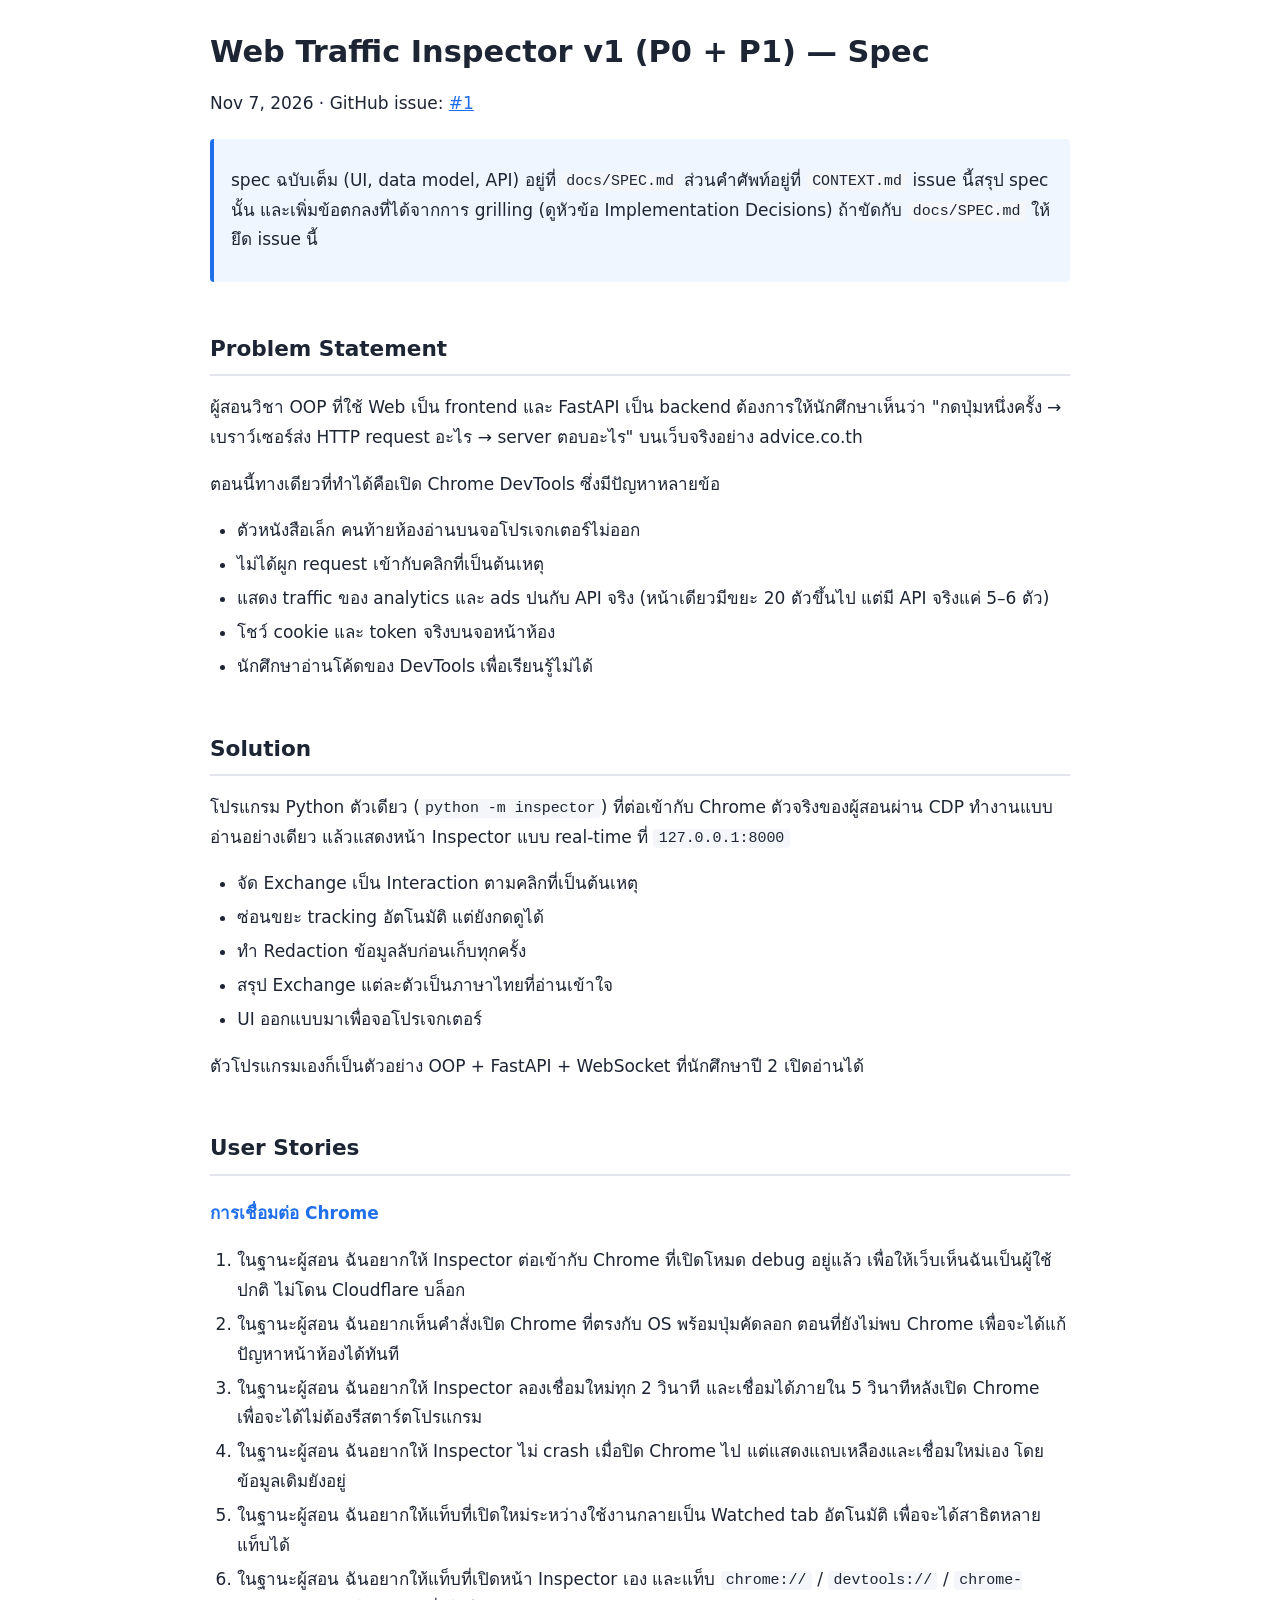
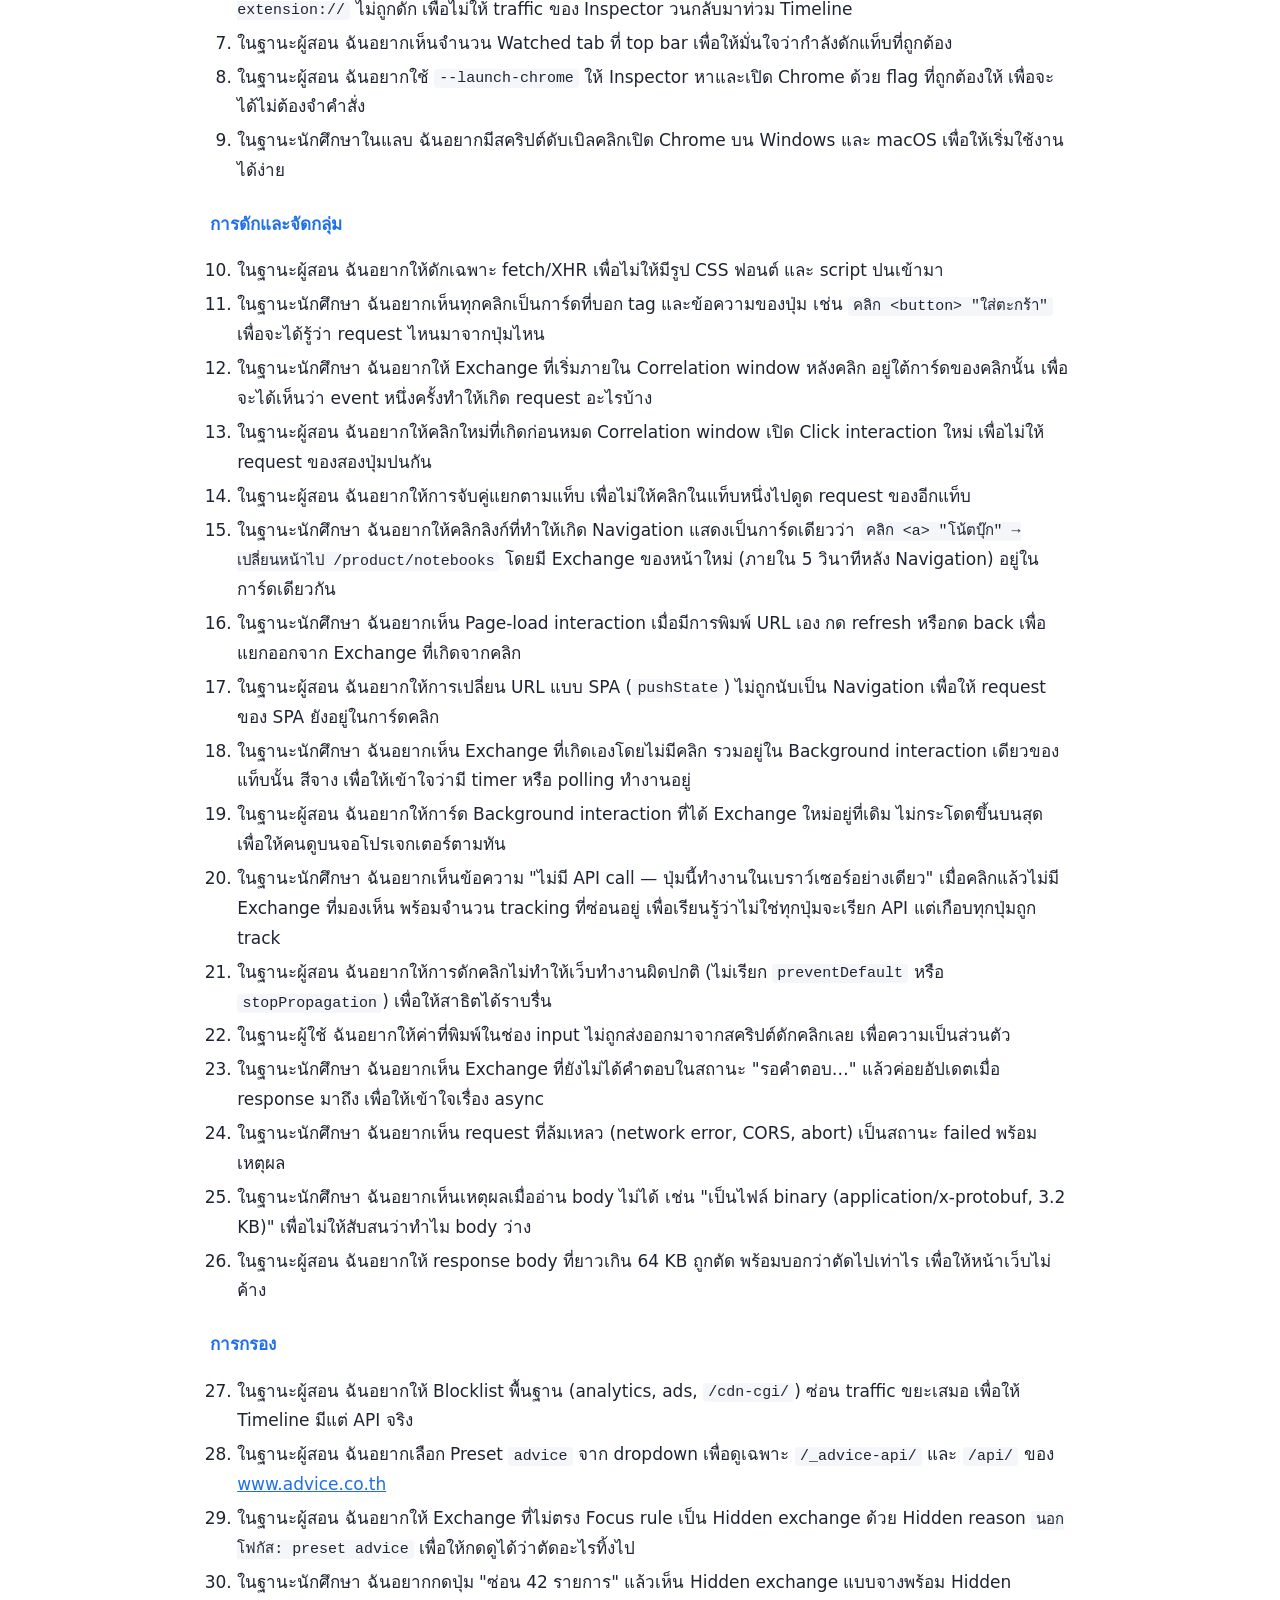
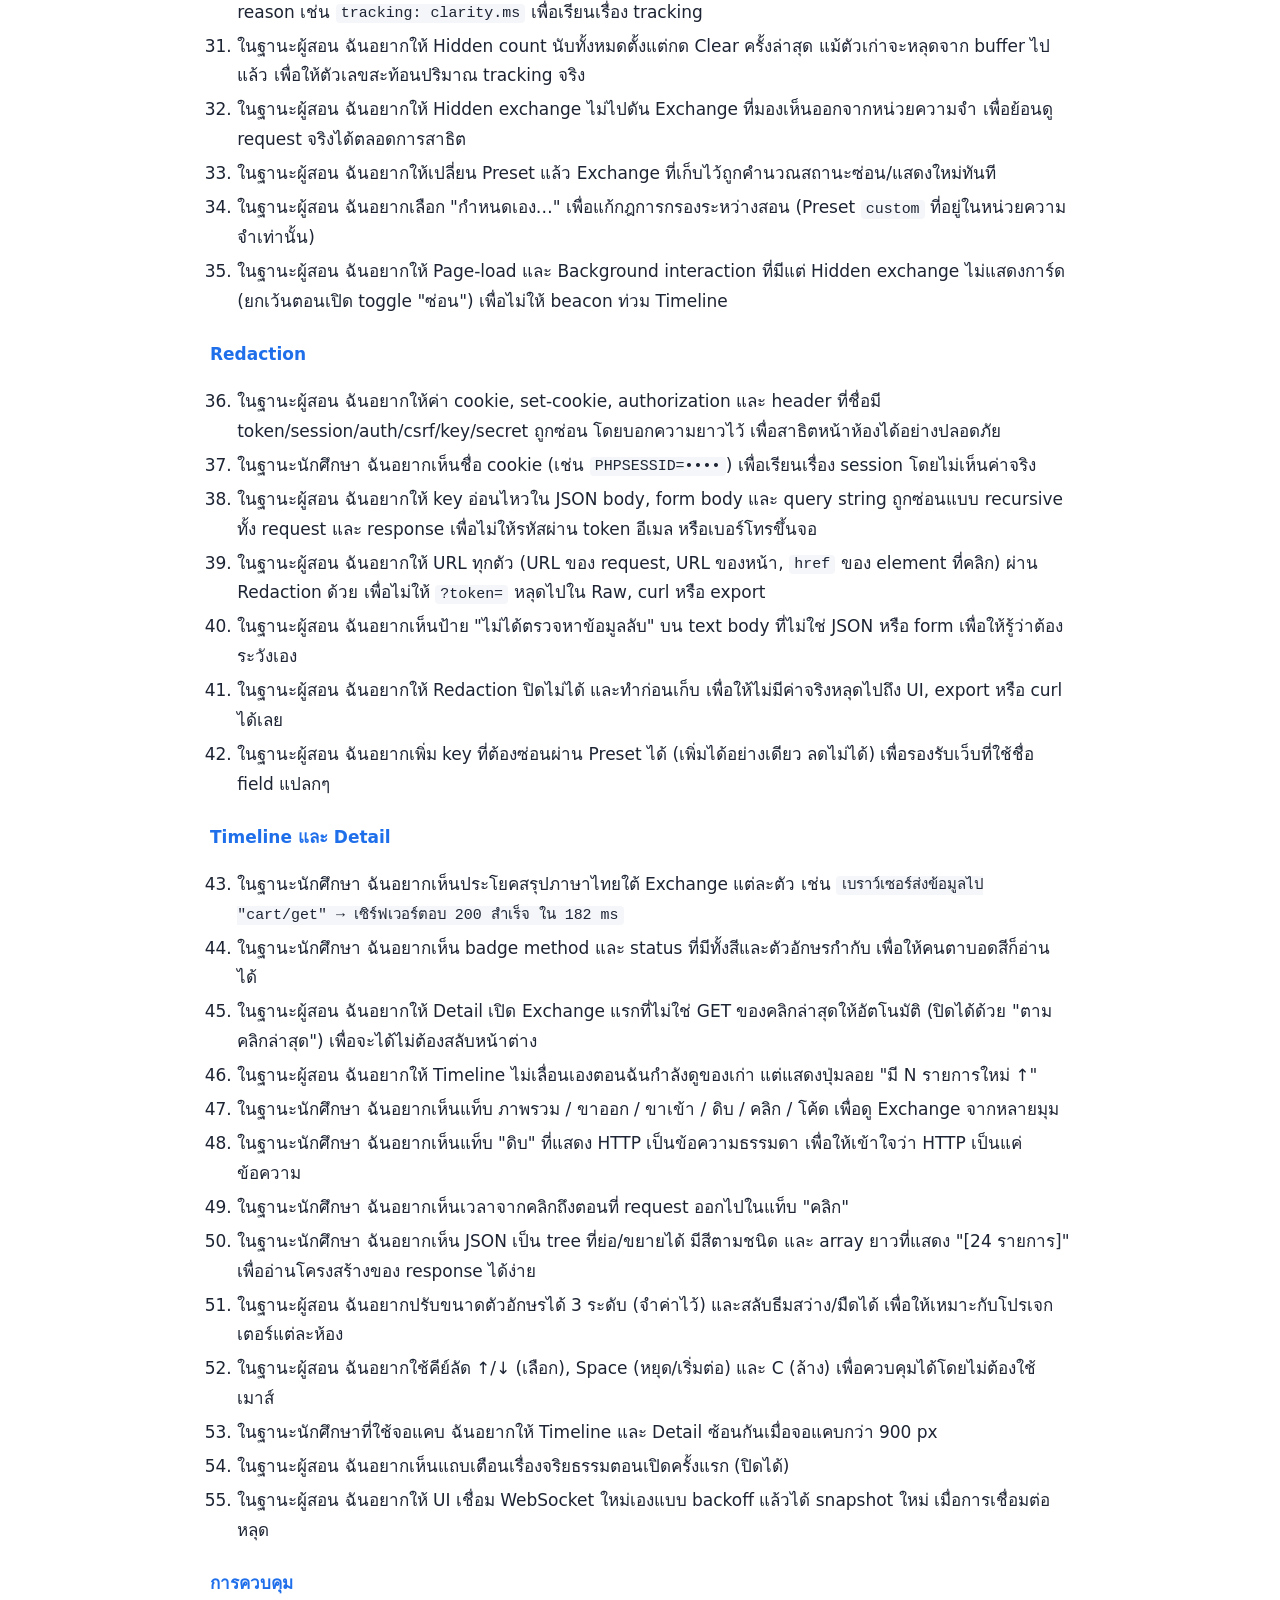
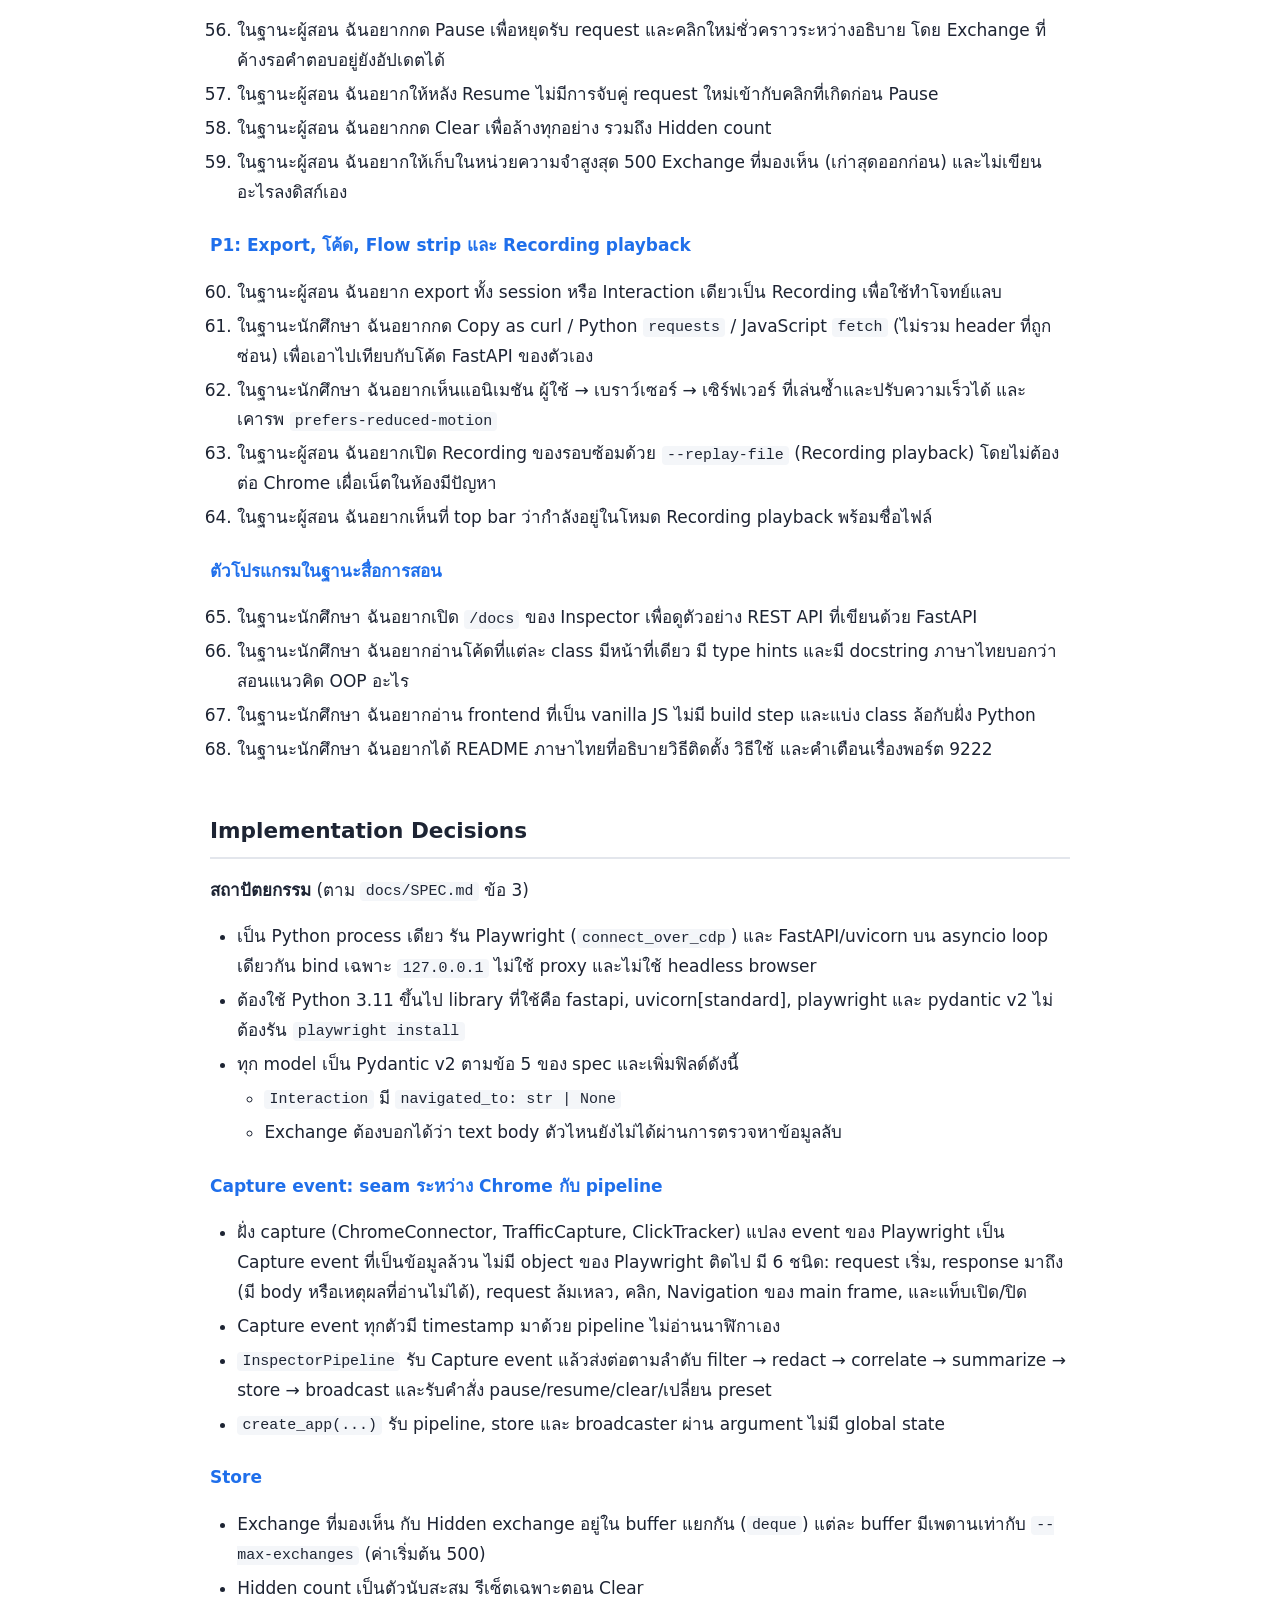
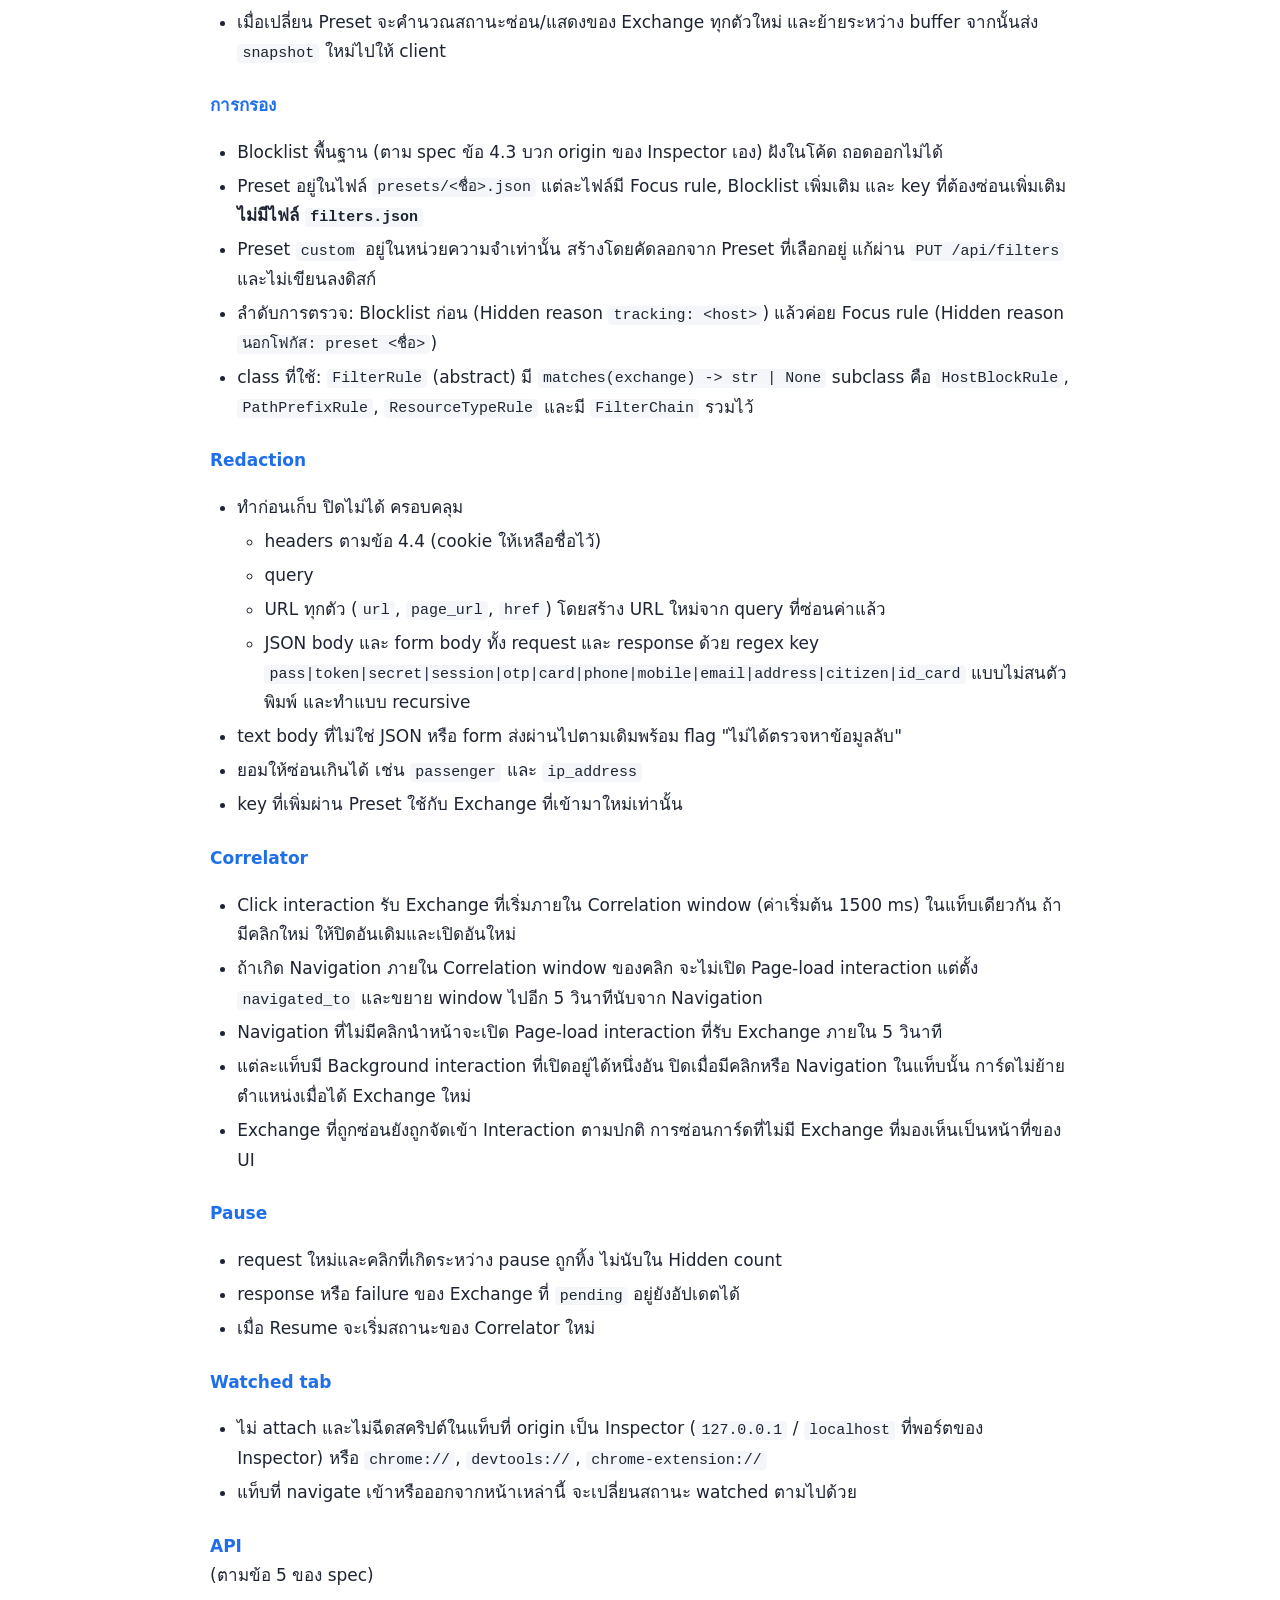
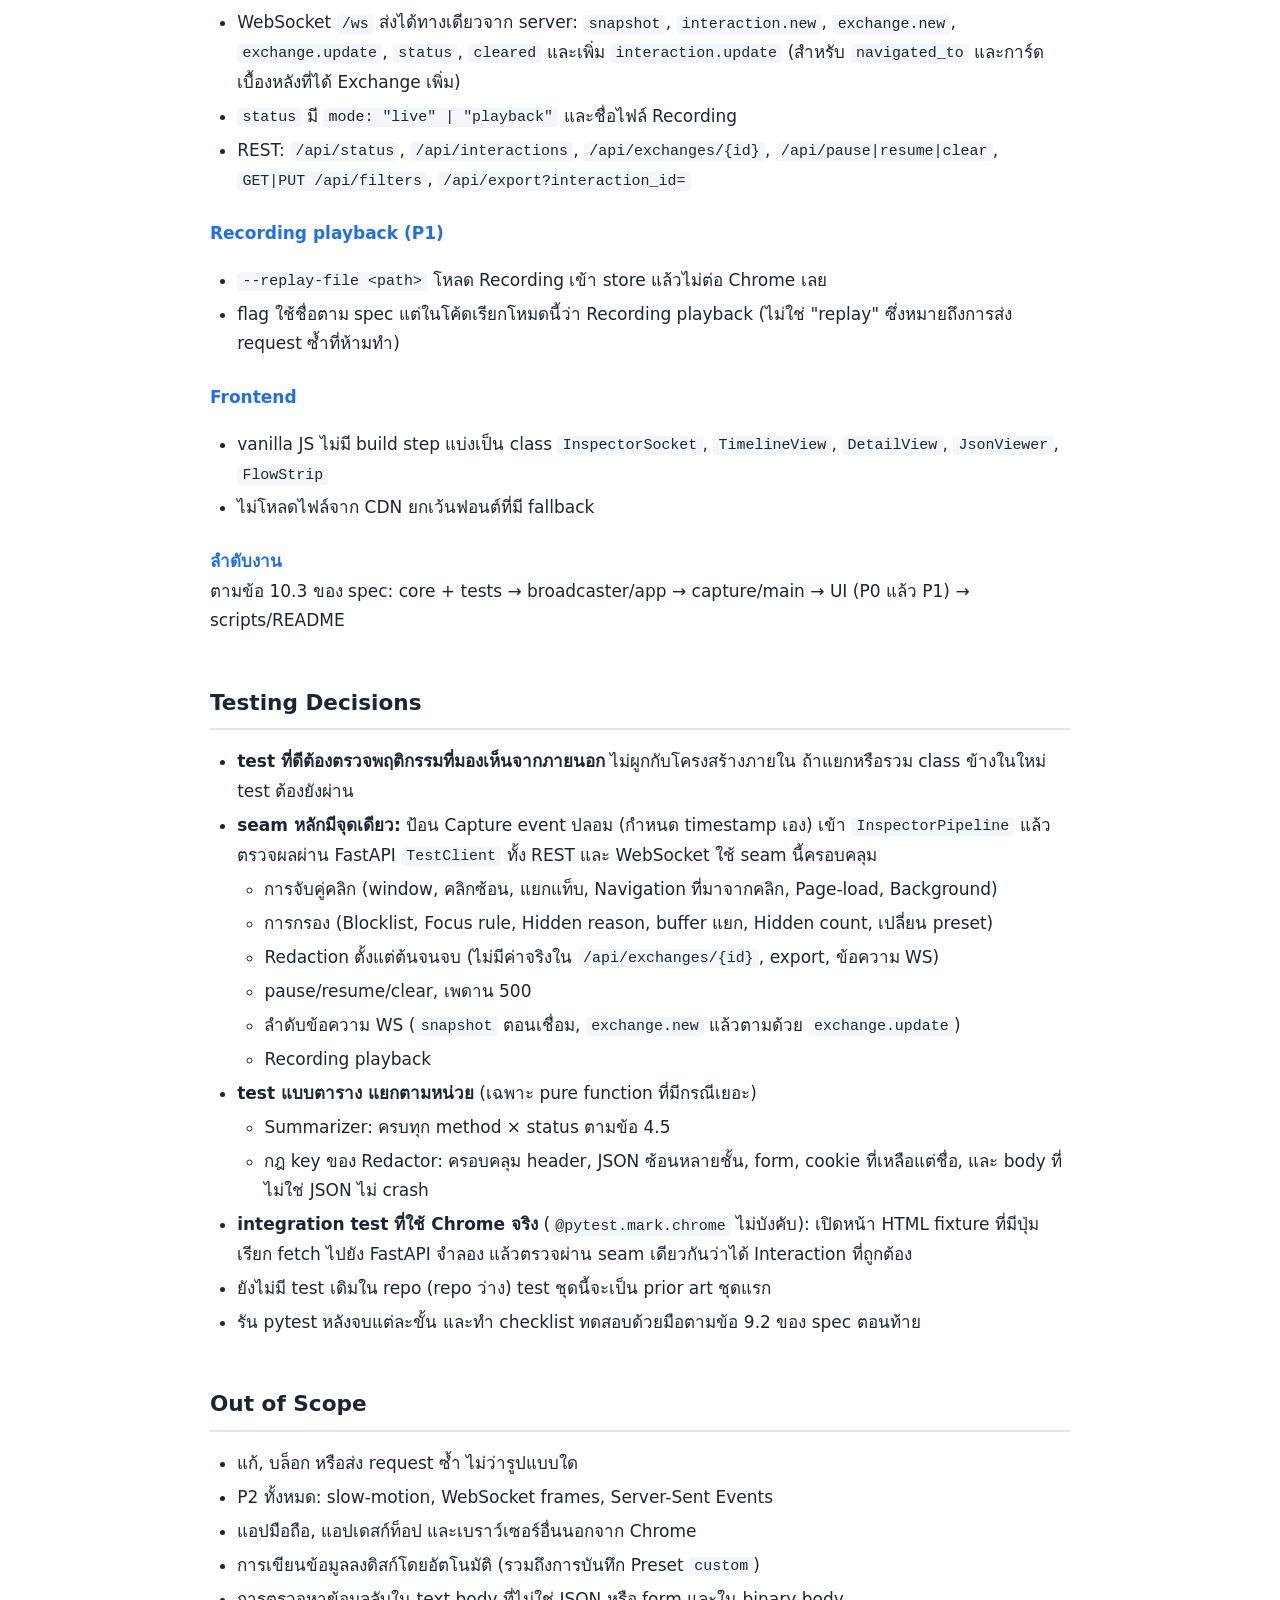
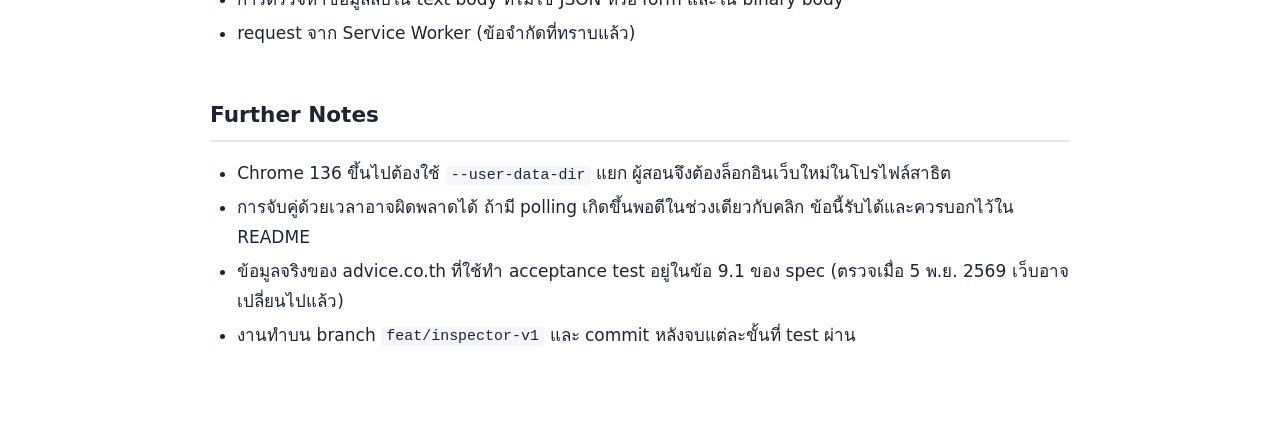
<file: docs/specs/inspector-v1.html>
<!DOCTYPE html>
<html xmlns="http://www.w3.org/1999/xhtml" lang="th" xml:lang="th">
<head>
  <meta charset="utf-8" />
  <meta name="generator" content="pandoc" />
  <meta name="viewport" content="width=device-width, initial-scale=1.0, user-scalable=yes" />
  <title>Web Traffic Inspector v1 Spec</title>
  <style>

span.smallcaps{font-variant: small-caps;}
div.columns{display: flex; gap: min(4vw, 1.5em);}
div.column{flex: auto; overflow-x: auto;}
div.hanging-indent{margin-left: 1.5em; text-indent: -1.5em;}

ul.task-list[class]{list-style: none;}
ul.task-list li input[type="checkbox"] {
font-size: inherit;
width: 0.8em;
margin: 0 0.8em 0.2em -1.6em;
vertical-align: middle;
}
.display.math{display: block; text-align: center; margin: 0.5rem auto;}
</style>
  <style type="text/css">:root{--bg:#fff;--fg:#1d2433;--muted:#5b6475;--line:#e3e6ec;--accent:#1f6feb;--code:#f4f6f9;--quote:#f0f6ff}
@media (prefers-color-scheme:dark){:root{--bg:#14171c;--fg:#e6e9ef;--muted:#9aa3b2;--line:#2b313b;--accent:#6ea8ff;--code:#1d2129;--quote:#18233a}}
html{background:var(--bg)}
body{margin:0 auto;max-width:860px;padding:32px 16px 80px;background:var(--bg);color:var(--fg);font:17px/1.75 "IBM Plex Sans Thai","Sarabun","Leelawadee UI","Noto Sans Thai",system-ui,sans-serif}
h1{font-size:1.9rem;line-height:1.3;margin:0 0 .3em}
h2{font-size:1.35rem;margin:2.2em 0 .6em;padding-bottom:.3em;border-bottom:2px solid var(--line)}
p strong:only-child{display:block;margin-top:1.4em;color:var(--accent)}
a{color:var(--accent)}
code{font-family:"JetBrains Mono",ui-monospace,Consolas,monospace;font-size:.88em;background:var(--code);padding:.1em .35em;border-radius:4px;overflow-wrap:anywhere}
blockquote{margin:1.2em 0;padding:.6em 1em;background:var(--quote);border-left:4px solid var(--accent);border-radius:4px;color:var(--fg)}
ol,ul{padding-left:1.6em}
li{margin:.25em 0}
header#title-block-header{display:none}
</style>
</head>
<body>
<header id="title-block-header">
<h1 class="title">Web Traffic Inspector v1 Spec</h1>
</header>
<h1 id="web-traffic-inspector-v1-p0--p1--spec">Web Traffic Inspector v1
(P0 + P1) — Spec</h1>
<p>Nov 7, 2026 · GitHub issue: <a href="https://github.com/khthana/Web-Traffic-Inspector/issues/1">#1</a></p>
<blockquote>
<p>spec ฉบับเต็ม (UI, data model, API) อยู่ที่ <code>docs/SPEC.md</code>
ส่วนคำศัพท์อยู่ที่ <code>CONTEXT.md</code> issue นี้สรุป spec นั้น
และเพิ่มข้อตกลงที่ได้จากการ grilling (ดูหัวข้อ Implementation Decisions) ถ้าขัดกับ
<code>docs/SPEC.md</code> ให้ยึด issue นี้</p>
</blockquote>
<h2 id="problem-statement">Problem Statement</h2>
<p>ผู้สอนวิชา OOP ที่ใช้ Web เป็น frontend และ FastAPI เป็น backend
ต้องการให้นักศึกษาเห็นว่า &quot;กดปุ่มหนึ่งครั้ง → เบราว์เซอร์ส่ง HTTP request อะไร → server
ตอบอะไร&quot; บนเว็บจริงอย่าง advice.co.th</p>
<p>ตอนนี้ทางเดียวที่ทำได้คือเปิด Chrome DevTools ซึ่งมีปัญหาหลายข้อ</p>
<ul>
<li>ตัวหนังสือเล็ก คนท้ายห้องอ่านบนจอโปรเจกเตอร์ไม่ออก</li>
<li>ไม่ได้ผูก request เข้ากับคลิกที่เป็นต้นเหตุ</li>
<li>แสดง traffic ของ analytics และ ads ปนกับ API จริง (หน้าเดียวมีขยะ 20
ตัวขึ้นไป แต่มี API จริงแค่ 5–6 ตัว)</li>
<li>โชว์ cookie และ token จริงบนจอหน้าห้อง</li>
<li>นักศึกษาอ่านโค้ดของ DevTools เพื่อเรียนรู้ไม่ได้</li>
</ul>
<h2 id="solution">Solution</h2>
<p>โปรแกรม Python ตัวเดียว (<code>python -m inspector</code>) ที่ต่อเข้ากับ
Chrome ตัวจริงของผู้สอนผ่าน CDP ทำงานแบบอ่านอย่างเดียว แล้วแสดงหน้า Inspector แบบ
real-time ที่ <code>127.0.0.1:8000</code></p>
<ul>
<li>จัด Exchange เป็น Interaction ตามคลิกที่เป็นต้นเหตุ</li>
<li>ซ่อนขยะ tracking อัตโนมัติ แต่ยังกดดูได้</li>
<li>ทำ Redaction ข้อมูลลับก่อนเก็บทุกครั้ง</li>
<li>สรุป Exchange แต่ละตัวเป็นภาษาไทยที่อ่านเข้าใจ</li>
<li>UI ออกแบบมาเพื่อจอโปรเจกเตอร์</li>
</ul>
<p>ตัวโปรแกรมเองก็เป็นตัวอย่าง OOP + FastAPI + WebSocket ที่นักศึกษาปี 2
เปิดอ่านได้</p>
<h2 id="user-stories">User Stories</h2>
<p><strong>การเชื่อมต่อ Chrome</strong></p>
<ol type="1">
<li>ในฐานะผู้สอน ฉันอยากให้ Inspector ต่อเข้ากับ Chrome ที่เปิดโหมด debug อยู่แล้ว
เพื่อให้เว็บเห็นฉันเป็นผู้ใช้ปกติ ไม่โดน Cloudflare บล็อก</li>
<li>ในฐานะผู้สอน ฉันอยากเห็นคำสั่งเปิด Chrome ที่ตรงกับ OS พร้อมปุ่มคัดลอก ตอนที่ยังไม่พบ
Chrome เพื่อจะได้แก้ปัญหาหน้าห้องได้ทันที</li>
<li>ในฐานะผู้สอน ฉันอยากให้ Inspector ลองเชื่อมใหม่ทุก 2 วินาที และเชื่อมได้ภายใน 5
วินาทีหลังเปิด Chrome เพื่อจะได้ไม่ต้องรีสตาร์ตโปรแกรม</li>
<li>ในฐานะผู้สอน ฉันอยากให้ Inspector ไม่ crash เมื่อปิด Chrome ไป
แต่แสดงแถบเหลืองและเชื่อมใหม่เอง โดยข้อมูลเดิมยังอยู่</li>
<li>ในฐานะผู้สอน ฉันอยากให้แท็บที่เปิดใหม่ระหว่างใช้งานกลายเป็น Watched tab อัตโนมัติ
เพื่อจะได้สาธิตหลายแท็บได้</li>
<li>ในฐานะผู้สอน ฉันอยากให้แท็บที่เปิดหน้า Inspector เอง และแท็บ
<code>chrome://</code> / <code>devtools://</code> /
<code>chrome-extension://</code> ไม่ถูกดัก เพื่อไม่ให้ traffic ของ Inspector
วนกลับมาท่วม Timeline</li>
<li>ในฐานะผู้สอน ฉันอยากเห็นจำนวน Watched tab ที่ top bar
เพื่อให้มั่นใจว่ากำลังดักแท็บที่ถูกต้อง</li>
<li>ในฐานะผู้สอน ฉันอยากใช้ <code>--launch-chrome</code> ให้ Inspector
หาและเปิด Chrome ด้วย flag ที่ถูกต้องให้ เพื่อจะได้ไม่ต้องจำคำสั่ง</li>
<li>ในฐานะนักศึกษาในแลบ ฉันอยากมีสคริปต์ดับเบิลคลิกเปิด Chrome บน Windows และ
macOS เพื่อให้เริ่มใช้งานได้ง่าย</li>
</ol>
<p><strong>การดักและจัดกลุ่ม</strong></p>
<ol start="10" type="1">
<li>ในฐานะผู้สอน ฉันอยากให้ดักเฉพาะ fetch/XHR เพื่อไม่ให้มีรูป CSS ฟอนต์ และ script
ปนเข้ามา</li>
<li>ในฐานะนักศึกษา ฉันอยากเห็นทุกคลิกเป็นการ์ดที่บอก tag และข้อความของปุ่ม เช่น
<code>คลิก &lt;button&gt; &quot;ใส่ตะกร้า&quot;</code> เพื่อจะได้รู้ว่า request
ไหนมาจากปุ่มไหน</li>
<li>ในฐานะนักศึกษา ฉันอยากให้ Exchange ที่เริ่มภายใน Correlation window หลังคลิก
อยู่ใต้การ์ดของคลิกนั้น เพื่อจะได้เห็นว่า event หนึ่งครั้งทำให้เกิด request อะไรบ้าง</li>
<li>ในฐานะผู้สอน ฉันอยากให้คลิกใหม่ที่เกิดก่อนหมด Correlation window เปิด Click
interaction ใหม่ เพื่อไม่ให้ request ของสองปุ่มปนกัน</li>
<li>ในฐานะผู้สอน ฉันอยากให้การจับคู่แยกตามแท็บ เพื่อไม่ให้คลิกในแท็บหนึ่งไปดูด request
ของอีกแท็บ</li>
<li>ในฐานะนักศึกษา ฉันอยากให้คลิกลิงก์ที่ทำให้เกิด Navigation แสดงเป็นการ์ดเดียวว่า
<code>คลิก &lt;a&gt; &quot;โน้ตบุ๊ก&quot; → เปลี่ยนหน้าไป /product/notebooks</code> โดยมี
Exchange ของหน้าใหม่ (ภายใน 5 วินาทีหลัง Navigation) อยู่ในการ์ดเดียวกัน</li>
<li>ในฐานะนักศึกษา ฉันอยากเห็น Page-load interaction เมื่อมีการพิมพ์ URL เอง กด
refresh หรือกด back เพื่อแยกออกจาก Exchange ที่เกิดจากคลิก</li>
<li>ในฐานะผู้สอน ฉันอยากให้การเปลี่ยน URL แบบ SPA (<code>pushState</code>)
ไม่ถูกนับเป็น Navigation เพื่อให้ request ของ SPA ยังอยู่ในการ์ดคลิก</li>
<li>ในฐานะนักศึกษา ฉันอยากเห็น Exchange ที่เกิดเองโดยไม่มีคลิก รวมอยู่ใน Background
interaction เดียวของแท็บนั้น สีจาง เพื่อให้เข้าใจว่ามี timer หรือ polling
ทำงานอยู่</li>
<li>ในฐานะผู้สอน ฉันอยากให้การ์ด Background interaction ที่ได้ Exchange
ใหม่อยู่ที่เดิม ไม่กระโดดขึ้นบนสุด เพื่อให้คนดูบนจอโปรเจกเตอร์ตามทัน</li>
<li>ในฐานะนักศึกษา ฉันอยากเห็นข้อความ &quot;ไม่มี API call —
ปุ่มนี้ทำงานในเบราว์เซอร์อย่างเดียว&quot; เมื่อคลิกแล้วไม่มี Exchange ที่มองเห็น พร้อมจำนวน
tracking ที่ซ่อนอยู่ เพื่อเรียนรู้ว่าไม่ใช่ทุกปุ่มจะเรียก API แต่เกือบทุกปุ่มถูก track</li>
<li>ในฐานะผู้สอน ฉันอยากให้การดักคลิกไม่ทำให้เว็บทำงานผิดปกติ (ไม่เรียก
<code>preventDefault</code> หรือ <code>stopPropagation</code>)
เพื่อให้สาธิตได้ราบรื่น</li>
<li>ในฐานะผู้ใช้ ฉันอยากให้ค่าที่พิมพ์ในช่อง input ไม่ถูกส่งออกมาจากสคริปต์ดักคลิกเลย
เพื่อความเป็นส่วนตัว</li>
<li>ในฐานะนักศึกษา ฉันอยากเห็น Exchange ที่ยังไม่ได้คำตอบในสถานะ &quot;รอคำตอบ…&quot;
แล้วค่อยอัปเดตเมื่อ response มาถึง เพื่อให้เข้าใจเรื่อง async</li>
<li>ในฐานะนักศึกษา ฉันอยากเห็น request ที่ล้มเหลว (network error, CORS, abort)
เป็นสถานะ failed พร้อมเหตุผล</li>
<li>ในฐานะนักศึกษา ฉันอยากเห็นเหตุผลเมื่ออ่าน body ไม่ได้ เช่น &quot;เป็นไฟล์ binary
(application/x-protobuf, 3.2 KB)&quot; เพื่อไม่ให้สับสนว่าทำไม body ว่าง</li>
<li>ในฐานะผู้สอน ฉันอยากให้ response body ที่ยาวเกิน 64 KB ถูกตัด
พร้อมบอกว่าตัดไปเท่าไร เพื่อให้หน้าเว็บไม่ค้าง</li>
</ol>
<p><strong>การกรอง</strong></p>
<ol start="27" type="1">
<li>ในฐานะผู้สอน ฉันอยากให้ Blocklist พื้นฐาน (analytics, ads,
<code>/cdn-cgi/</code>) ซ่อน traffic ขยะเสมอ เพื่อให้ Timeline มีแต่ API
จริง</li>
<li>ในฐานะผู้สอน ฉันอยากเลือก Preset <code>advice</code> จาก dropdown
เพื่อดูเฉพาะ <code>/_advice-api/</code> และ <code>/api/</code> ของ <a href="http://www.advice.co.th">www.advice.co.th</a></li>
<li>ในฐานะผู้สอน ฉันอยากให้ Exchange ที่ไม่ตรง Focus rule เป็น Hidden exchange
ด้วย Hidden reason <code>นอกโฟกัส: preset advice</code>
เพื่อให้กดดูได้ว่าตัดอะไรทิ้งไป</li>
<li>ในฐานะนักศึกษา ฉันอยากกดปุ่ม &quot;ซ่อน 42 รายการ&quot; แล้วเห็น Hidden exchange
แบบจางพร้อม Hidden reason เช่น <code>tracking: clarity.ms</code>
เพื่อเรียนเรื่อง tracking</li>
<li>ในฐานะผู้สอน ฉันอยากให้ Hidden count นับทั้งหมดตั้งแต่กด Clear ครั้งล่าสุด
แม้ตัวเก่าจะหลุดจาก buffer ไปแล้ว เพื่อให้ตัวเลขสะท้อนปริมาณ tracking จริง</li>
<li>ในฐานะผู้สอน ฉันอยากให้ Hidden exchange ไม่ไปดัน Exchange
ที่มองเห็นออกจากหน่วยความจำ เพื่อย้อนดู request จริงได้ตลอดการสาธิต</li>
<li>ในฐานะผู้สอน ฉันอยากให้เปลี่ยน Preset แล้ว Exchange
ที่เก็บไว้ถูกคำนวณสถานะซ่อน/แสดงใหม่ทันที</li>
<li>ในฐานะผู้สอน ฉันอยากเลือก &quot;กำหนดเอง…&quot; เพื่อแก้กฎการกรองระหว่างสอน (Preset
<code>custom</code> ที่อยู่ในหน่วยความจำเท่านั้น)</li>
<li>ในฐานะผู้สอน ฉันอยากให้ Page-load และ Background interaction ที่มีแต่ Hidden
exchange ไม่แสดงการ์ด (ยกเว้นตอนเปิด toggle &quot;ซ่อน&quot;) เพื่อไม่ให้ beacon ท่วม
Timeline</li>
</ol>
<p><strong>Redaction</strong></p>
<ol start="36" type="1">
<li>ในฐานะผู้สอน ฉันอยากให้ค่า cookie, set-cookie, authorization และ header
ที่ชื่อมี token/session/auth/csrf/key/secret ถูกซ่อน โดยบอกความยาวไว้
เพื่อสาธิตหน้าห้องได้อย่างปลอดภัย</li>
<li>ในฐานะนักศึกษา ฉันอยากเห็นชื่อ cookie (เช่น <code>PHPSESSID=••••</code>)
เพื่อเรียนเรื่อง session โดยไม่เห็นค่าจริง</li>
<li>ในฐานะผู้สอน ฉันอยากให้ key อ่อนไหวใน JSON body, form body และ query
string ถูกซ่อนแบบ recursive ทั้ง request และ response เพื่อไม่ให้รหัสผ่าน token
อีเมล หรือเบอร์โทรขึ้นจอ</li>
<li>ในฐานะผู้สอน ฉันอยากให้ URL ทุกตัว (URL ของ request, URL ของหน้า,
<code>href</code> ของ element ที่คลิก) ผ่าน Redaction ด้วย เพื่อไม่ให้
<code>?token=</code> หลุดไปใน Raw, curl หรือ export</li>
<li>ในฐานะผู้สอน ฉันอยากเห็นป้าย &quot;ไม่ได้ตรวจหาข้อมูลลับ&quot; บน text body ที่ไม่ใช่ JSON
หรือ form เพื่อให้รู้ว่าต้องระวังเอง</li>
<li>ในฐานะผู้สอน ฉันอยากให้ Redaction ปิดไม่ได้ และทำก่อนเก็บ
เพื่อให้ไม่มีค่าจริงหลุดไปถึง UI, export หรือ curl ได้เลย</li>
<li>ในฐานะผู้สอน ฉันอยากเพิ่ม key ที่ต้องซ่อนผ่าน Preset ได้ (เพิ่มได้อย่างเดียว ลดไม่ได้)
เพื่อรองรับเว็บที่ใช้ชื่อ field แปลกๆ</li>
</ol>
<p><strong>Timeline และ Detail</strong></p>
<ol start="43" type="1">
<li>ในฐานะนักศึกษา ฉันอยากเห็นประโยคสรุปภาษาไทยใต้ Exchange แต่ละตัว เช่น
<code>เบราว์เซอร์ส่งข้อมูลไป &quot;cart/get&quot; → เซิร์ฟเวอร์ตอบ 200 สำเร็จ ใน 182 ms</code></li>
<li>ในฐานะนักศึกษา ฉันอยากเห็น badge method และ status ที่มีทั้งสีและตัวอักษรกำกับ
เพื่อให้คนตาบอดสีก็อ่านได้</li>
<li>ในฐานะผู้สอน ฉันอยากให้ Detail เปิด Exchange แรกที่ไม่ใช่ GET
ของคลิกล่าสุดให้อัตโนมัติ (ปิดได้ด้วย &quot;ตามคลิกล่าสุด&quot;) เพื่อจะได้ไม่ต้องสลับหน้าต่าง</li>
<li>ในฐานะผู้สอน ฉันอยากให้ Timeline ไม่เลื่อนเองตอนฉันกำลังดูของเก่า แต่แสดงปุ่มลอย
&quot;มี N รายการใหม่ ↑&quot;</li>
<li>ในฐานะนักศึกษา ฉันอยากเห็นแท็บ ภาพรวม / ขาออก / ขาเข้า / ดิบ / คลิก / โค้ด
เพื่อดู Exchange จากหลายมุม</li>
<li>ในฐานะนักศึกษา ฉันอยากเห็นแท็บ &quot;ดิบ&quot; ที่แสดง HTTP เป็นข้อความธรรมดา
เพื่อให้เข้าใจว่า HTTP เป็นแค่ข้อความ</li>
<li>ในฐานะนักศึกษา ฉันอยากเห็นเวลาจากคลิกถึงตอนที่ request ออกไปในแท็บ &quot;คลิก&quot;</li>
<li>ในฐานะนักศึกษา ฉันอยากเห็น JSON เป็น tree ที่ย่อ/ขยายได้ มีสีตามชนิด และ array
ยาวที่แสดง &quot;[24 รายการ]&quot; เพื่ออ่านโครงสร้างของ response ได้ง่าย</li>
<li>ในฐานะผู้สอน ฉันอยากปรับขนาดตัวอักษรได้ 3 ระดับ (จำค่าไว้) และสลับธีมสว่าง/มืดได้
เพื่อให้เหมาะกับโปรเจกเตอร์แต่ละห้อง</li>
<li>ในฐานะผู้สอน ฉันอยากใช้คีย์ลัด ↑/↓ (เลือก), Space (หยุด/เริ่มต่อ) และ C (ล้าง)
เพื่อควบคุมได้โดยไม่ต้องใช้เมาส์</li>
<li>ในฐานะนักศึกษาที่ใช้จอแคบ ฉันอยากให้ Timeline และ Detail ซ้อนกันเมื่อจอแคบกว่า
900 px</li>
<li>ในฐานะผู้สอน ฉันอยากเห็นแถบเตือนเรื่องจริยธรรมตอนเปิดครั้งแรก (ปิดได้)</li>
<li>ในฐานะผู้สอน ฉันอยากให้ UI เชื่อม WebSocket ใหม่เองแบบ backoff แล้วได้
snapshot ใหม่ เมื่อการเชื่อมต่อหลุด</li>
</ol>
<p><strong>การควบคุม</strong></p>
<ol start="56" type="1">
<li>ในฐานะผู้สอน ฉันอยากกด Pause เพื่อหยุดรับ request
และคลิกใหม่ชั่วคราวระหว่างอธิบาย โดย Exchange ที่ค้างรอคำตอบอยู่ยังอัปเดตได้</li>
<li>ในฐานะผู้สอน ฉันอยากให้หลัง Resume ไม่มีการจับคู่ request ใหม่เข้ากับคลิกที่เกิดก่อน
Pause</li>
<li>ในฐานะผู้สอน ฉันอยากกด Clear เพื่อล้างทุกอย่าง รวมถึง Hidden count</li>
<li>ในฐานะผู้สอน ฉันอยากให้เก็บในหน่วยความจำสูงสุด 500 Exchange ที่มองเห็น
(เก่าสุดออกก่อน) และไม่เขียนอะไรลงดิสก์เอง</li>
</ol>
<p><strong>P1: Export, โค้ด, Flow strip และ Recording
playback</strong></p>
<ol start="60" type="1">
<li>ในฐานะผู้สอน ฉันอยาก export ทั้ง session หรือ Interaction เดียวเป็น
Recording เพื่อใช้ทำโจทย์แลบ</li>
<li>ในฐานะนักศึกษา ฉันอยากกด Copy as curl / Python <code>requests</code> /
JavaScript <code>fetch</code> (ไม่รวม header ที่ถูกซ่อน) เพื่อเอาไปเทียบกับโค้ด
FastAPI ของตัวเอง</li>
<li>ในฐานะนักศึกษา ฉันอยากเห็นแอนิเมชัน ผู้ใช้ → เบราว์เซอร์ → เซิร์ฟเวอร์
ที่เล่นซ้ำและปรับความเร็วได้ และเคารพ <code>prefers-reduced-motion</code></li>
<li>ในฐานะผู้สอน ฉันอยากเปิด Recording ของรอบซ้อมด้วย
<code>--replay-file</code> (Recording playback) โดยไม่ต้องต่อ Chrome
เผื่อเน็ตในห้องมีปัญหา</li>
<li>ในฐานะผู้สอน ฉันอยากเห็นที่ top bar ว่ากำลังอยู่ในโหมด Recording playback
พร้อมชื่อไฟล์</li>
</ol>
<p><strong>ตัวโปรแกรมในฐานะสื่อการสอน</strong></p>
<ol start="65" type="1">
<li>ในฐานะนักศึกษา ฉันอยากเปิด <code>/docs</code> ของ Inspector เพื่อดูตัวอย่าง
REST API ที่เขียนด้วย FastAPI</li>
<li>ในฐานะนักศึกษา ฉันอยากอ่านโค้ดที่แต่ละ class มีหน้าที่เดียว มี type hints และมี
docstring ภาษาไทยบอกว่าสอนแนวคิด OOP อะไร</li>
<li>ในฐานะนักศึกษา ฉันอยากอ่าน frontend ที่เป็น vanilla JS ไม่มี build step
และแบ่ง class ล้อกับฝั่ง Python</li>
<li>ในฐานะนักศึกษา ฉันอยากได้ README ภาษาไทยที่อธิบายวิธีติดตั้ง วิธีใช้
และคำเตือนเรื่องพอร์ต 9222</li>
</ol>
<h2 id="implementation-decisions">Implementation Decisions</h2>
<p><strong>สถาปัตยกรรม</strong> (ตาม <code>docs/SPEC.md</code> ข้อ 3)</p>
<ul>
<li>เป็น Python process เดียว รัน Playwright
(<code>connect_over_cdp</code>) และ FastAPI/uvicorn บน asyncio loop
เดียวกัน bind เฉพาะ <code>127.0.0.1</code> ไม่ใช้ proxy และไม่ใช้ headless
browser</li>
<li>ต้องใช้ Python 3.11 ขึ้นไป library ที่ใช้คือ fastapi, uvicorn[standard],
playwright และ pydantic v2 ไม่ต้องรัน <code>playwright install</code></li>
<li>ทุก model เป็น Pydantic v2 ตามข้อ 5 ของ spec และเพิ่มฟิลด์ดังนี้
<ul>
<li><code>Interaction</code> มี
<code>navigated_to: str | None</code></li>
<li>Exchange ต้องบอกได้ว่า text body ตัวไหนยังไม่ได้ผ่านการตรวจหาข้อมูลลับ</li>
</ul></li>
</ul>
<p><strong>Capture event: seam ระหว่าง Chrome กับ pipeline</strong></p>
<ul>
<li>ฝั่ง capture (ChromeConnector, TrafficCapture, ClickTracker) แปลง
event ของ Playwright เป็น Capture event ที่เป็นข้อมูลล้วน ไม่มี object ของ
Playwright ติดไป มี 6 ชนิด: request เริ่ม, response มาถึง (มี body
หรือเหตุผลที่อ่านไม่ได้), request ล้มเหลว, คลิก, Navigation ของ main frame,
และแท็บเปิด/ปิด</li>
<li>Capture event ทุกตัวมี timestamp มาด้วย pipeline ไม่อ่านนาฬิกาเอง</li>
<li><code>InspectorPipeline</code> รับ Capture event แล้วส่งต่อตามลำดับ
filter → redact → correlate → summarize → store → broadcast และรับคำสั่ง
pause/resume/clear/เปลี่ยน preset</li>
<li><code>create_app(...)</code> รับ pipeline, store และ broadcaster ผ่าน
argument ไม่มี global state</li>
</ul>
<p><strong>Store</strong></p>
<ul>
<li>Exchange ที่มองเห็น กับ Hidden exchange อยู่ใน buffer แยกกัน
(<code>deque</code>) แต่ละ buffer มีเพดานเท่ากับ
<code>--max-exchanges</code> (ค่าเริ่มต้น 500)</li>
<li>Hidden count เป็นตัวนับสะสม รีเซ็ตเฉพาะตอน Clear</li>
<li>เมื่อเปลี่ยน Preset จะคำนวณสถานะซ่อน/แสดงของ Exchange ทุกตัวใหม่
และย้ายระหว่าง buffer จากนั้นส่ง <code>snapshot</code> ใหม่ไปให้ client</li>
</ul>
<p><strong>การกรอง</strong></p>
<ul>
<li>Blocklist พื้นฐาน (ตาม spec ข้อ 4.3 บวก origin ของ Inspector เอง)
ฝังในโค้ด ถอดออกไม่ได้</li>
<li>Preset อยู่ในไฟล์ <code>presets/&lt;ชื่อ&gt;.json</code> แต่ละไฟล์มี Focus
rule, Blocklist เพิ่มเติม และ key ที่ต้องซ่อนเพิ่มเติม <strong>ไม่มีไฟล์
<code>filters.json</code></strong></li>
<li>Preset <code>custom</code> อยู่ในหน่วยความจำเท่านั้น สร้างโดยคัดลอกจาก
Preset ที่เลือกอยู่ แก้ผ่าน <code>PUT /api/filters</code> และไม่เขียนลงดิสก์</li>
<li>ลำดับการตรวจ: Blocklist ก่อน (Hidden reason
<code>tracking: &lt;host&gt;</code>) แล้วค่อย Focus rule (Hidden reason
<code>นอกโฟกัส: preset &lt;ชื่อ&gt;</code>)</li>
<li>class ที่ใช้: <code>FilterRule</code> (abstract) มี
<code>matches(exchange) -&gt; str | None</code> subclass คือ
<code>HostBlockRule</code>, <code>PathPrefixRule</code>,
<code>ResourceTypeRule</code> และมี <code>FilterChain</code> รวมไว้</li>
</ul>
<p><strong>Redaction</strong></p>
<ul>
<li>ทำก่อนเก็บ ปิดไม่ได้ ครอบคลุม
<ul>
<li>headers ตามข้อ 4.4 (cookie ให้เหลือชื่อไว้)</li>
<li>query</li>
<li>URL ทุกตัว (<code>url</code>, <code>page_url</code>,
<code>href</code>) โดยสร้าง URL ใหม่จาก query ที่ซ่อนค่าแล้ว</li>
<li>JSON body และ form body ทั้ง request และ response ด้วย regex key
<code>pass|token|secret|session|otp|card|phone|mobile|email|address|citizen|id_card</code>
แบบไม่สนตัวพิมพ์ และทำแบบ recursive</li>
</ul></li>
<li>text body ที่ไม่ใช่ JSON หรือ form ส่งผ่านไปตามเดิมพร้อม flag
&quot;ไม่ได้ตรวจหาข้อมูลลับ&quot;</li>
<li>ยอมให้ซ่อนเกินได้ เช่น <code>passenger</code> และ
<code>ip_address</code></li>
<li>key ที่เพิ่มผ่าน Preset ใช้กับ Exchange ที่เข้ามาใหม่เท่านั้น</li>
</ul>
<p><strong>Correlator</strong></p>
<ul>
<li>Click interaction รับ Exchange ที่เริ่มภายใน Correlation window (ค่าเริ่มต้น
1500 ms) ในแท็บเดียวกัน ถ้ามีคลิกใหม่ ให้ปิดอันเดิมและเปิดอันใหม่</li>
<li>ถ้าเกิด Navigation ภายใน Correlation window ของคลิก จะไม่เปิด Page-load
interaction แต่ตั้ง <code>navigated_to</code> และขยาย window ไปอีก 5
วินาทีนับจาก Navigation</li>
<li>Navigation ที่ไม่มีคลิกนำหน้าจะเปิด Page-load interaction ที่รับ Exchange
ภายใน 5 วินาที</li>
<li>แต่ละแท็บมี Background interaction ที่เปิดอยู่ได้หนึ่งอัน ปิดเมื่อมีคลิกหรือ
Navigation ในแท็บนั้น การ์ดไม่ย้ายตำแหน่งเมื่อได้ Exchange ใหม่</li>
<li>Exchange ที่ถูกซ่อนยังถูกจัดเข้า Interaction ตามปกติ การซ่อนการ์ดที่ไม่มี Exchange
ที่มองเห็นเป็นหน้าที่ของ UI</li>
</ul>
<p><strong>Pause</strong></p>
<ul>
<li>request ใหม่และคลิกที่เกิดระหว่าง pause ถูกทิ้ง ไม่นับใน Hidden count</li>
<li>response หรือ failure ของ Exchange ที่ <code>pending</code>
อยู่ยังอัปเดตได้</li>
<li>เมื่อ Resume จะเริ่มสถานะของ Correlator ใหม่</li>
</ul>
<p><strong>Watched tab</strong></p>
<ul>
<li>ไม่ attach และไม่ฉีดสคริปต์ในแท็บที่ origin เป็น Inspector
(<code>127.0.0.1</code> / <code>localhost</code> ที่พอร์ตของ Inspector) หรือ
<code>chrome://</code>, <code>devtools://</code>,
<code>chrome-extension://</code></li>
<li>แท็บที่ navigate เข้าหรือออกจากหน้าเหล่านี้ จะเปลี่ยนสถานะ watched
ตามไปด้วย</li>
</ul>
<p><strong>API</strong> (ตามข้อ 5 ของ spec)</p>
<ul>
<li>WebSocket <code>/ws</code> ส่งได้ทางเดียวจาก server:
<code>snapshot</code>, <code>interaction.new</code>,
<code>exchange.new</code>, <code>exchange.update</code>,
<code>status</code>, <code>cleared</code> และเพิ่ม
<code>interaction.update</code> (สำหรับ <code>navigated_to</code>
และการ์ดเบื้องหลังที่ได้ Exchange เพิ่ม)</li>
<li><code>status</code> มี <code>mode: &quot;live&quot; | &quot;playback&quot;</code>
และชื่อไฟล์ Recording</li>
<li>REST: <code>/api/status</code>, <code>/api/interactions</code>,
<code>/api/exchanges/{id}</code>, <code>/api/pause|resume|clear</code>,
<code>GET|PUT /api/filters</code>,
<code>/api/export?interaction_id=</code></li>
</ul>
<p><strong>Recording playback (P1)</strong></p>
<ul>
<li><code>--replay-file &lt;path&gt;</code> โหลด Recording เข้า store
แล้วไม่ต่อ Chrome เลย</li>
<li>flag ใช้ชื่อตาม spec แต่ในโค้ดเรียกโหมดนี้ว่า Recording playback (ไม่ใช่
&quot;replay&quot; ซึ่งหมายถึงการส่ง request ซ้ำที่ห้ามทำ)</li>
</ul>
<p><strong>Frontend</strong></p>
<ul>
<li>vanilla JS ไม่มี build step แบ่งเป็น class <code>InspectorSocket</code>,
<code>TimelineView</code>, <code>DetailView</code>,
<code>JsonViewer</code>, <code>FlowStrip</code></li>
<li>ไม่โหลดไฟล์จาก CDN ยกเว้นฟอนต์ที่มี fallback</li>
</ul>
<p><strong>ลำดับงาน</strong> ตามข้อ 10.3 ของ spec: core + tests →
broadcaster/app → capture/main → UI (P0 แล้ว P1) → scripts/README</p>
<h2 id="testing-decisions">Testing Decisions</h2>
<ul>
<li><strong>test ที่ดีต้องตรวจพฤติกรรมที่มองเห็นจากภายนอก</strong>
ไม่ผูกกับโครงสร้างภายใน ถ้าแยกหรือรวม class ข้างในใหม่ test ต้องยังผ่าน</li>
<li><strong>seam หลักมีจุดเดียว:</strong> ป้อน Capture event ปลอม (กำหนด
timestamp เอง) เข้า <code>InspectorPipeline</code> แล้วตรวจผลผ่าน FastAPI
<code>TestClient</code> ทั้ง REST และ WebSocket ใช้ seam นี้ครอบคลุม
<ul>
<li>การจับคู่คลิก (window, คลิกซ้อน, แยกแท็บ, Navigation ที่มาจากคลิก, Page-load,
Background)</li>
<li>การกรอง (Blocklist, Focus rule, Hidden reason, buffer แยก, Hidden
count, เปลี่ยน preset)</li>
<li>Redaction ตั้งแต่ต้นจนจบ (ไม่มีค่าจริงใน <code>/api/exchanges/{id}</code>,
export, ข้อความ WS)</li>
<li>pause/resume/clear, เพดาน 500</li>
<li>ลำดับข้อความ WS (<code>snapshot</code> ตอนเชื่อม,
<code>exchange.new</code> แล้วตามด้วย <code>exchange.update</code>)</li>
<li>Recording playback</li>
</ul></li>
<li><strong>test แบบตาราง แยกตามหน่วย</strong> (เฉพาะ pure function
ที่มีกรณีเยอะ)
<ul>
<li>Summarizer: ครบทุก method × status ตามข้อ 4.5</li>
<li>กฎ key ของ Redactor: ครอบคลุม header, JSON ซ้อนหลายชั้น, form, cookie
ที่เหลือแต่ชื่อ, และ body ที่ไม่ใช่ JSON ไม่ crash</li>
</ul></li>
<li><strong>integration test ที่ใช้ Chrome จริง</strong>
(<code>@pytest.mark.chrome</code> ไม่บังคับ): เปิดหน้า HTML fixture ที่มีปุ่มเรียก
fetch ไปยัง FastAPI จำลอง แล้วตรวจผ่าน seam เดียวกันว่าได้ Interaction
ที่ถูกต้อง</li>
<li>ยังไม่มี test เดิมใน repo (repo ว่าง) test ชุดนี้จะเป็น prior art ชุดแรก</li>
<li>รัน pytest หลังจบแต่ละขั้น และทำ checklist ทดสอบด้วยมือตามข้อ 9.2 ของ spec
ตอนท้าย</li>
</ul>
<h2 id="out-of-scope">Out of Scope</h2>
<ul>
<li>แก้, บล็อก หรือส่ง request ซ้ำ ไม่ว่ารูปแบบใด</li>
<li>P2 ทั้งหมด: slow-motion, WebSocket frames, Server-Sent Events</li>
<li>แอปมือถือ, แอปเดสก์ท็อป และเบราว์เซอร์อื่นนอกจาก Chrome</li>
<li>การเขียนข้อมูลลงดิสก์โดยอัตโนมัติ (รวมถึงการบันทึก Preset
<code>custom</code>)</li>
<li>การตรวจหาข้อมูลลับใน text body ที่ไม่ใช่ JSON หรือ form และใน binary
body</li>
<li>request จาก Service Worker (ข้อจำกัดที่ทราบแล้ว)</li>
</ul>
<h2 id="further-notes">Further Notes</h2>
<ul>
<li>Chrome 136 ขึ้นไปต้องใช้ <code>--user-data-dir</code> แยก
ผู้สอนจึงต้องล็อกอินเว็บใหม่ในโปรไฟล์สาธิต</li>
<li>การจับคู่ด้วยเวลาอาจผิดพลาดได้ ถ้ามี polling เกิดขึ้นพอดีในช่วงเดียวกับคลิก
ข้อนี้รับได้และควรบอกไว้ใน README</li>
<li>ข้อมูลจริงของ advice.co.th ที่ใช้ทำ acceptance test อยู่ในข้อ 9.1 ของ spec
(ตรวจเมื่อ 5 พ.ย. 2569 เว็บอาจเปลี่ยนไปแล้ว)</li>
<li>งานทำบน branch <code>feat/inspector-v1</code> และ commit
หลังจบแต่ละขั้นที่ test ผ่าน</li>
</ul>
</body>
</html>
</file>
